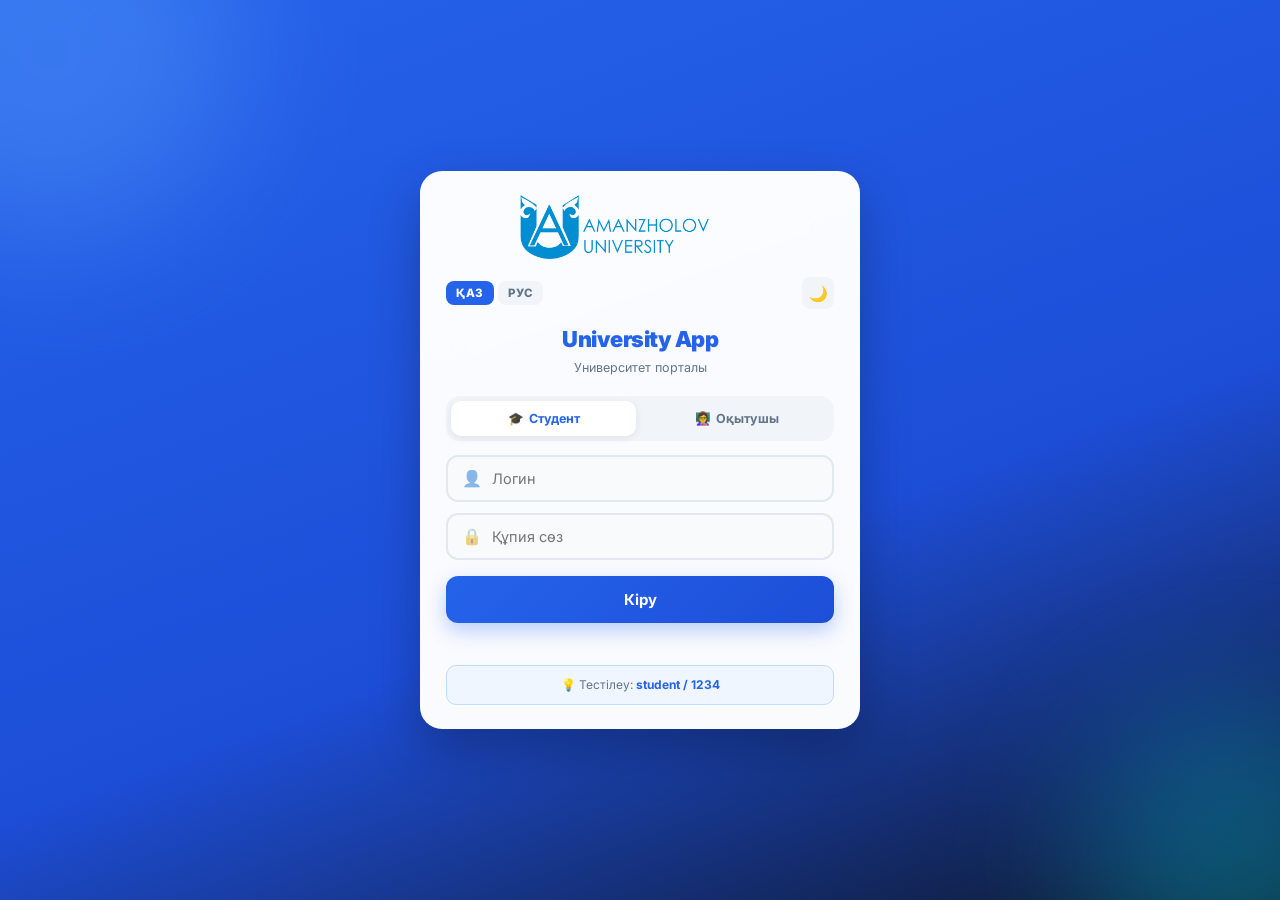
<file: index.html>
<!DOCTYPE html>
<html lang="kk">
<head>
<meta charset="UTF-8">
<meta name="viewport" content="width=device-width, initial-scale=1.0, maximum-scale=1.0, user-scalable=no, viewport-fit=cover">
<meta name="theme-color" content="#2563EB">
<title>University App — Университет порталы</title>
<link href="https://fonts.googleapis.com/css2?family=Inter:wght@400;500;600;700;800;900&display=swap" rel="stylesheet">
<style>
/* ============================================================
   RESET & VARIABLES
============================================================ */
*, *::before, *::after {
  margin: 0; padding: 0; box-sizing: border-box;
  -webkit-tap-highlight-color: transparent;
}

:root {
  --primary: #2563EB;
  --primary-dark: #1D4ED8;
  --primary-light: #60A5FA;
  --primary-soft: #EFF6FF;
  --accent: #06B6D4;
  --accent-dark: #0891B2;
  --accent-soft: #CFFAFE;

  --dark: #0F172A;
  --gray: #64748B;
  --gray-light: #94A3B8;
  --gray-bg: #F1F5F9;
  --white: #FFFFFF;
  --border: #E2E8F0;
  --success: #10B981;
  --success-soft: #D1FAE5;
  --warning: #F59E0B;
  --warning-soft: #FEF3C7;
  --info: #8B5CF6;
  --info-soft: #EDE9FE;
  --card-bg: #FFFFFF;
  --input-bg: #F8FAFC;
  --shadow-sm: 0 1px 3px rgba(0,0,0,0.04);
  --shadow-md: 0 2px 12px rgba(0,0,0,0.06);
  --radius: 14px;
  --safe-bottom: env(safe-area-inset-bottom, 0px);
  --safe-top: env(safe-area-inset-top, 0px);
}

/* TEACHER THEME — қызыл */
body.role-teacher {
  --primary: #C8102E;
  --primary-dark: #A00D24;
  --primary-light: #E63946;
  --primary-soft: #FEF2F2;
  --accent: #F59E0B;
  --accent-dark: #D97706;
  --accent-soft: #FEF3C7;
}

/* DARK MODE */
body.dark {
  --dark: #F1F5F9;
  --gray: #94A3B8;
  --gray-light: #64748B;
  --gray-bg: #0F172A;
  --white: #1E293B;
  --border: #334155;
  --card-bg: #1E293B;
  --input-bg: #0F172A;
  --primary-soft: #1E293B;
  --accent-soft: #14384a;
  --success-soft: #14382a;
  --warning-soft: #4a2e0a;
  --info-soft: #2e1e5f;
  --shadow-sm: 0 1px 3px rgba(0,0,0,0.3);
  --shadow-md: 0 2px 12px rgba(0,0,0,0.4);
}
body.dark.role-teacher { --primary-soft: #3F1D22; }
body.dark { background: var(--gray-bg); color: var(--dark); }
body.dark .login-card { background: rgba(30,41,59,0.98); }
body.dark .lesson-card,
body.dark .grade-card,
body.dark .exam-card,
body.dark .summary-card,
body.dark .form-card,
body.dark .settings-section,
body.dark .quick-card,
body.dark .stat-card { background: var(--card-bg); }
body.dark .topbar { background: var(--card-bg); }
body.dark .bottom-nav { background: rgba(30,41,59,0.98); }
body.dark .day-chip { background: var(--card-bg); border-color: var(--border); }
body.dark .tab-pill { background: var(--card-bg); border-color: var(--border); color: var(--dark); }
body.dark .input-group input,
body.dark .form-row input,
body.dark .search-box input,
body.dark .grade-input { background: var(--input-bg); color: var(--dark); border-color: var(--border); }
body.dark .hint-box { background: var(--primary-soft); border-color: #334155; }
body.dark .week-lesson-item { background: #0F172A; }

/* 🌟 ТЕМНАЯ ТЕМА — БЕЛЫЙ ЛОГОТИП (инвертируем) */
body.dark .brand-logo-img,
body.dark .topbar-logo-img {
  filter: brightness(0) invert(1);
  opacity: 0.95;
}

html, body { height: 100%; }

body {
  font-family: 'Inter', -apple-system, BlinkMacSystemFont, 'Segoe UI', sans-serif;
  background: var(--gray-bg);
  color: var(--dark);
  line-height: 1.5;
  -webkit-font-smoothing: antialiased;
  overflow-x: hidden;
  transition: background 0.3s, color 0.3s;
}

button, input, select { font-family: inherit; font-size: 16px; }
button { border: none; background: none; cursor: pointer; color: inherit; }
a { text-decoration: none; color: inherit; }
input:focus, select:focus { outline: none; }

/* ============================================================
   🌟 ЛОГОТИП — ТОЛЬКО САМ ЛОГОТИП, БЕЗ ФОНА И БЛОКА
============================================================ */
.brand-logo-img {
  display: block;
  width: 100%;
  height: 100%;
  object-fit: contain;
  object-position: left center;
  user-select: none;
  -webkit-user-drag: none;
  pointer-events: none;
  transition: filter 0.3s;
}

.topbar-logo-img {
  display: block;
  width: 100%;
  height: 100%;
  object-fit: contain;
  object-position: center;
  user-select: none;
  -webkit-user-drag: none;
  pointer-events: none;
  transition: filter 0.3s;
}

/* ============================================================
   LOGIN
============================================================ */
#loginView {
  min-height: 100vh; min-height: 100dvh;
  display: flex; align-items: center; justify-content: center;
  padding: 20px;
  position: relative;
  overflow: hidden;
  background: linear-gradient(160deg, #2563EB 0%, #1D4ED8 60%, #0F172A 100%);
  transition: background 0.4s;
}
body.role-teacher #loginView {
  background: linear-gradient(160deg, #C8102E 0%, #8B0820 60%, #1A1A1A 100%);
}
body.dark #loginView {
  background: linear-gradient(160deg, #1E293B 0%, #0F172A 60%, #000 100%);
}

.bg-shapes { position: absolute; inset: 0; pointer-events: none; overflow: hidden; }
.shape { position: absolute; border-radius: 50%; filter: blur(70px); opacity: 0.35; }
.shape-1 { width: 380px; height: 380px; background: #60A5FA;
  top: -140px; left: -140px; animation: float1 12s ease-in-out infinite; }
.shape-2 { width: 320px; height: 320px; background: #06B6D4;
  bottom: -120px; right: -120px; animation: float2 14s ease-in-out infinite; }
body.role-teacher .shape-1 { background: #FF6B7A; }
body.role-teacher .shape-2 { background: #FFB3BC; }

@keyframes float1 {
  0%,100% { transform: translate(0,0) scale(1); }
  50% { transform: translate(60px,80px) scale(1.15); }
}
@keyframes float2 {
  0%,100% { transform: translate(0,0) scale(1); }
  50% { transform: translate(-60px,-70px) scale(1.2); }
}

.login-card {
  position: relative; z-index: 2;
  background: rgba(255,255,255,0.98);
  backdrop-filter: blur(20px);
  border-radius: 22px;
  padding: 24px 26px 24px;
  width: 100%; max-width: 440px;
  box-shadow: 0 20px 50px rgba(0,0,0,0.25);
  animation: slideUp 0.6s cubic-bezier(0.16,1,0.3,1);
}

@keyframes slideUp {
  from { opacity: 0; transform: translateY(30px); }
  to   { opacity: 1; transform: translateY(0); }
}

/* 🌟 ЛОГОТИП В ЛОГИНЕ — ТОЛЬКО ЛОГОТИП, БЕЗ КОРОБКИ */
.login-logo {
  display: flex;
  align-items: center;
  justify-content: center;
  margin: 0 auto 18px;
  width: 100%;
  max-width: 240px;
  height: 64px;
  padding: 0;
  background: transparent;
  border: none;
}

body.dark .login-logo .brand-logo-img {
  filter: brightness(0) invert(1);
  opacity: 0.95;
}

.top-controls {
  display: flex;
  justify-content: space-between;
  align-items: center;
  gap: 8px;
  margin-bottom: 14px;
}

.lang-switch { display: flex; gap: 4px; }

.lang-btn {
  padding: 5px 10px;
  border-radius: 8px;
  background: var(--gray-bg);
  color: var(--gray);
  font-size: 11.5px;
  font-weight: 800;
  letter-spacing: 0.5px;
  transition: all 0.2s;
}
.lang-btn.active {
  background: var(--primary);
  color: var(--white);
}

.dark-toggle {
  width: 32px; height: 32px;
  border-radius: 8px;
  background: var(--gray-bg);
  font-size: 15px;
  display: flex; align-items: center; justify-content: center;
  transition: all 0.2s;
}

.login-card h1 {
  font-size: 22px; font-weight: 900;
  color: var(--primary);
  margin-bottom: 3px; letter-spacing: -0.5px;
  text-align: center;
  transition: color 0.3s;
}

.subtitle {
  color: var(--gray); font-size: 12.5px;
  margin-bottom: 18px; text-align: center;
}

.role-selector {
  display: grid;
  grid-template-columns: 1fr 1fr;
  gap: 8px;
  margin-bottom: 14px;
  background: var(--gray-bg);
  padding: 5px;
  border-radius: 14px;
}

.role-btn {
  padding: 10px 8px;
  border-radius: 10px;
  font-size: 12.5px;
  font-weight: 700;
  color: var(--gray);
  transition: all 0.25s;
  display: flex;
  align-items: center;
  justify-content: center;
  gap: 5px;
}
.role-btn.active {
  background: var(--white);
  color: var(--primary);
  box-shadow: 0 2px 8px rgba(0,0,0,0.08);
}

.input-group { position: relative; margin-bottom: 11px; }
.input-icon {
  position: absolute; left: 16px; top: 50%;
  transform: translateY(-50%);
  font-size: 16px; opacity: 0.5; pointer-events: none;
}
.input-group input {
  width: 100%;
  padding: 13px 14px 13px 44px;
  border: 2px solid var(--border);
  border-radius: 12px;
  font-size: 14.5px;
  transition: all 0.2s;
  background: var(--input-bg);
  color: var(--dark);
}
.input-group input:focus {
  border-color: var(--primary);
  background: var(--white);
  box-shadow: 0 0 0 4px rgba(37,99,235,0.1);
}
body.role-teacher .input-group input:focus {
  box-shadow: 0 0 0 4px rgba(200,16,46,0.1);
}

.btn-primary {
  width: 100%; padding: 14px; margin-top: 5px;
  background: linear-gradient(135deg, var(--primary), var(--primary-dark));
  color: var(--white);
  border-radius: 12px;
  font-size: 15px; font-weight: 700;
  transition: all 0.25s;
  box-shadow: 0 8px 20px rgba(37,99,235,0.3);
}
body.role-teacher .btn-primary {
  box-shadow: 0 8px 20px rgba(200,16,46,0.3);
}
.btn-primary:active { transform: scale(0.98); }
.btn-primary:disabled { opacity: 0.6; }

.error-msg {
  color: #EF4444; font-size: 13px;
  margin-top: 10px; min-height: 18px; font-weight: 600;
  text-align: center;
}

.hint-box {
  margin-top: 14px; padding: 10px 14px;
  background: var(--primary-soft);
  border-radius: 10px; font-size: 12px;
  color: var(--gray); border: 1px solid #BFDBFE;
  text-align: center;
  transition: all 0.3s;
}
body.role-teacher .hint-box { border-color: #FECACA; }
.hint-box b { color: var(--primary); }

@keyframes shake {
  0%,100% { transform: translateX(0); }
  20% { transform: translateX(-10px); }
  40% { transform: translateX(10px); }
  60% { transform: translateX(-6px); }
  80% { transform: translateX(6px); }
}
.shake { animation: shake 0.4s; }

/* ============================================================
   APP
============================================================ */
#appView { display: none; min-height: 100vh; min-height: 100dvh; }
#appView.active { display: block; }

/* 🌟 TOPBAR ЛОГОТИП — ТОЛЬКО ЛОГОТИП */
.topbar {
  position: sticky; top: 0;
  background: var(--white);
  padding: calc(10px + var(--safe-top)) 12px 10px;
  display: flex;
  align-items: center;
  justify-content: space-between;
  gap: 8px;
  z-index: 100;
  border-bottom: 1px solid var(--border);
}

.topbar-left {
  display: flex;
  align-items: center;
  gap: 10px;
  flex-shrink: 0;
  min-width: 0;
  flex: 1;
}

.topbar-logo {
  width: 110px;
  height: 34px;
  flex-shrink: 0;
  display: flex;
  align-items: center;
  justify-content: flex-start;
  background: transparent;
  border: none;
  padding: 0;
}

.topbar-title {
  font-size: 15px;
  font-weight: 800;
  color: var(--dark);
  letter-spacing: -0.3px;
  white-space: nowrap;
  overflow: hidden;
  text-overflow: ellipsis;
  flex-shrink: 1;
  min-width: 0;
}

.topbar-right {
  display: flex;
  align-items: center;
  gap: 2px;
  flex-shrink: 0;
}

.icon-btn {
  width: 34px; height: 34px;
  border-radius: 9px;
  display: flex; align-items: center; justify-content: center;
  font-size: 16px;
  color: var(--dark);
  transition: background 0.2s;
}
.icon-btn:active { background: var(--gray-bg); }

.page-content {
  padding: 14px 14px calc(96px + var(--safe-bottom));
  max-width: 720px;
  margin: 0 auto;
}

.page { display: none; }
.page.active { display: block; animation: fadeIn 0.3s ease; }

@keyframes fadeIn {
  from { opacity: 0; transform: translateY(6px); }
  to   { opacity: 1; transform: translateY(0); }
}

.role-bar {
  display: flex;
  align-items: center;
  gap: 8px;
  padding: 9px 12px;
  background: linear-gradient(135deg, var(--primary-soft), #DBEAFE);
  border: 1px solid #BFDBFE;
  border-radius: 12px;
  margin-bottom: 12px;
  font-size: 12px;
  font-weight: 700;
  color: var(--primary-dark);
  transition: all 0.3s;
}
body.role-teacher .role-bar {
  background: linear-gradient(135deg, var(--primary-soft), #FFF5F5);
  border-color: #FECACA;
}
body.dark .role-bar { background: linear-gradient(135deg, #1E293B, #0F172A); border-color: #334155; color: #93C5FD; }
.role-bar .role-icon {
  width: 26px; height: 26px;
  background: var(--white);
  border-radius: 8px;
  display: flex; align-items: center; justify-content: center;
  font-size: 14px;
}
.role-bar .role-info { flex: 1; }
.role-bar .role-info small {
  display: block;
  font-size: 10px;
  font-weight: 600;
  color: var(--gray);
  letter-spacing: 0.3px;
}

.tabs-row {
  display: flex;
  gap: 6px;
  padding: 4px 0 10px;
  align-items: center;
  overflow-x: auto;
  scrollbar-width: none;
}
.tabs-row::-webkit-scrollbar { display: none; }

.tab-pill {
  padding: 8px 14px;
  border-radius: 20px;
  background: var(--white);
  border: 1px solid var(--border);
  color: var(--dark);
  font-size: 12.5px;
  font-weight: 700;
  transition: all 0.2s;
  white-space: nowrap;
  flex-shrink: 0;
}
.tab-pill.active {
  background: var(--primary);
  color: var(--white);
  border-color: var(--primary);
  box-shadow: 0 4px 12px rgba(37,99,235,0.25);
}
body.role-teacher .tab-pill.active {
  box-shadow: 0 4px 12px rgba(200,16,46,0.25);
}

.search-box {
  position: relative;
  margin-bottom: 10px;
}
.search-box input {
  width: 100%;
  padding: 11px 14px 11px 40px;
  border: 1px solid var(--border);
  border-radius: 12px;
  font-size: 13.5px;
  background: var(--white);
  font-weight: 500;
  color: var(--dark);
}
.search-box .search-icon {
  position: absolute;
  left: 14px; top: 50%;
  transform: translateY(-50%);
  font-size: 15px;
  opacity: 0.5;
  pointer-events: none;
}

.group-filter {
  display: flex;
  gap: 6px;
  margin-bottom: 10px;
  overflow-x: auto;
  scrollbar-width: none;
}
.group-filter::-webkit-scrollbar { display: none; }
.group-chip {
  padding: 6px 12px;
  border-radius: 16px;
  background: var(--white);
  border: 1px solid var(--border);
  color: var(--gray);
  font-size: 11.5px;
  font-weight: 700;
  white-space: nowrap;
  flex-shrink: 0;
  transition: all 0.2s;
}
.group-chip.active {
  background: var(--primary);
  color: var(--white);
  border-color: var(--primary);
}

.lesson-card {
  background: var(--card-bg);
  border-radius: var(--radius);
  margin-bottom: 10px;
  padding: 13px;
  display: flex;
  gap: 12px;
  box-shadow: var(--shadow-sm);
  animation: slideUp 0.35s ease backwards;
  transition: transform 0.2s, box-shadow 0.2s;
  border-left: 4px solid var(--primary);
  position: relative;
}
.lesson-card.lecture { border-left-color: #3b82f6; }
.lesson-card.practice { border-left-color: #10b981; }
.lesson-card.lab { border-left-color: #f59e0b; }

.lesson-card.live {
  border-left-color: var(--success);
  background: linear-gradient(135deg, rgba(16,185,129,0.06), rgba(16,185,129,0.02));
  box-shadow: 0 4px 16px rgba(16,185,129,0.15);
}
.lesson-card.upcoming-today {
  border-left-color: #94a3b8;
  opacity: 0.75;
}
.lesson-card.ended {
  opacity: 0.55;
  filter: grayscale(0.3);
}
.lesson-card:active { transform: scale(0.99); }

@keyframes slideUp {
  from { opacity: 0; transform: translateY(10px); }
  to   { opacity: 1; transform: translateY(0); }
}

.lesson-time {
  flex-shrink: 0;
  display: flex;
  flex-direction: column;
  padding-top: 2px;
  min-width: 52px;
}
.lesson-time .time-start {
  font-size: 14.5px; font-weight: 800;
  color: var(--dark); letter-spacing: -0.3px;
  line-height: 1.2;
}
.lesson-time .time-end {
  font-size: 12.5px; font-weight: 500;
  color: var(--gray-light); line-height: 1.2;
  margin-top: 2px;
}

.live-badge {
  display: inline-flex;
  align-items: center;
  gap: 5px;
  padding: 3px 9px;
  background: linear-gradient(135deg, #10B981, #059669);
  color: #fff;
  border-radius: 20px;
  font-size: 10px;
  font-weight: 900;
  letter-spacing: 0.8px;
  text-transform: uppercase;
  margin-bottom: 5px;
  box-shadow: 0 3px 10px rgba(16,185,129,0.35);
}
.live-badge::before {
  content: '';
  width: 6px;
  height: 6px;
  border-radius: 50%;
  background: #fff;
  animation: pulse 1.4s infinite;
}
@keyframes pulse {
  0%, 100% { opacity: 1; transform: scale(1); }
  50% { opacity: 0.4; transform: scale(0.75); }
}

.lesson-body { flex: 1; min-width: 0; }

.lesson-subject {
  font-size: 14px; font-weight: 800;
  color: var(--dark); line-height: 1.3;
  margin-bottom: 7px; letter-spacing: -0.2px;
}

.lesson-badges {
  display: flex;
  flex-wrap: wrap;
  gap: 5px;
  margin-bottom: 7px;
}

.badge-type {
  padding: 2px 8px;
  border-radius: 6px;
  font-size: 10px;
  font-weight: 800;
  text-transform: uppercase;
  letter-spacing: 0.4px;
}
.badge-lecture { background: #dbeafe; color: #1e40af; }
.badge-practice { background: #d1fae5; color: #065f46; }
.badge-lab { background: #fef3c7; color: #92400e; }

.badge-lang {
  padding: 2px 8px;
  border-radius: 6px;
  font-size: 10px;
  font-weight: 800;
  text-transform: uppercase;
}
.badge-kaz { background: #fef3c7; color: #92400e; }
.badge-rus { background: #ede9fe; color: #5b21b6; }

.lesson-info {
  display: flex;
  flex-direction: column;
  gap: 4px;
}
.info-row {
  display: flex;
  align-items: flex-start;
  gap: 6px;
  font-size: 12px;
  color: var(--gray);
  line-height: 1.4;
}
.info-row .info-icon {
  flex-shrink: 0;
  width: 15px; height: 15px;
  display: flex; align-items: center; justify-content: center;
  opacity: 0.65;
  margin-top: 1px;
}
.info-row .info-text {
  flex: 1; min-width: 0;
  color: var(--gray); font-weight: 500;
  word-wrap: break-word;
}
.info-row .info-text.strong {
  color: var(--dark); font-weight: 600;
}

.lesson-progress {
  margin-top: 8px;
  height: 4px;
  background: var(--gray-bg);
  border-radius: 4px;
  overflow: hidden;
}
.lesson-progress .fill {
  height: 100%;
  background: linear-gradient(90deg, #10B981, #059669);
  border-radius: 4px;
  transition: width 0.8s linear;
}

.day-strip {
  display: flex;
  gap: 6px;
  overflow-x: auto;
  padding: 0 0 10px;
  margin: 0 -14px;
  padding-left: 14px;
  padding-right: 14px;
  scrollbar-width: none;
}
.day-strip::-webkit-scrollbar { display: none; }

.day-chip {
  flex-shrink: 0;
  padding: 8px 13px;
  border-radius: 12px;
  background: var(--white);
  border: 1px solid var(--border);
  display: flex;
  flex-direction: column;
  align-items: center;
  min-width: 52px;
  transition: all 0.2s;
  position: relative;
}
.day-chip .day-name {
  font-size: 10px; font-weight: 700;
  color: var(--gray); text-transform: uppercase;
  letter-spacing: 0.5px;
}
.day-chip .day-num {
  font-size: 15px; font-weight: 900;
  color: var(--dark); margin-top: 2px;
}
.day-chip.active {
  background: var(--primary);
  border-color: var(--primary);
  box-shadow: 0 4px 12px rgba(37,99,235,0.25);
}
body.role-teacher .day-chip.active {
  box-shadow: 0 4px 12px rgba(200,16,46,0.25);
}
.day-chip.active .day-name { color: rgba(255,255,255,0.85); }
.day-chip.active .day-num { color: var(--white); }

.day-chip.today:not(.active) {
  border-color: var(--primary);
  border-width: 2px;
  background: var(--primary-soft);
}
.day-chip.today:not(.active) .day-num { color: var(--primary); }

.day-chip .today-dot {
  position: absolute;
  top: 4px;
  right: 6px;
  width: 5px;
  height: 5px;
  border-radius: 50%;
  background: var(--primary);
  animation: pulse 1.6s infinite;
}
.day-chip.active .today-dot { background: #fff; }

.empty-state {
  text-align: center;
  padding: 50px 20px;
}
.empty-state .icon { font-size: 48px; margin-bottom: 10px; opacity: 0.4; }
.empty-state p { font-size: 13.5px; font-weight: 600; color: var(--gray); }

.exam-card {
  background: var(--card-bg);
  border-radius: var(--radius);
  padding: 13px;
  margin-bottom: 10px;
  box-shadow: var(--shadow-sm);
  border-left: 4px solid var(--primary);
}
.exam-date {
  display: inline-block;
  padding: 3px 9px;
  background: var(--primary-soft);
  color: var(--primary);
  border-radius: 8px;
  font-size: 11px;
  font-weight: 800;
  margin-bottom: 7px;
}
.exam-subject {
  font-size: 14px;
  font-weight: 800;
  margin-bottom: 7px;
  color: var(--dark);
}
.exam-meta {
  display: flex;
  flex-wrap: wrap;
  gap: 6px;
  font-size: 11.5px;
  color: var(--gray);
}
.exam-meta span {
  display: inline-flex;
  align-items: center;
  gap: 4px;
  padding: 3px 7px;
  background: var(--gray-bg);
  border-radius: 6px;
  font-weight: 600;
}

.grades-summary {
  display: grid;
  grid-template-columns: repeat(3, 1fr);
  gap: 8px;
  margin-bottom: 12px;
}
.summary-card {
  background: var(--card-bg);
  border-radius: var(--radius);
  padding: 13px 8px;
  text-align: center;
  box-shadow: var(--shadow-sm);
}
.summary-card .icon { font-size: 17px; margin-bottom: 3px; }
.summary-card .value {
  font-size: 19px; font-weight: 900;
  letter-spacing: -0.5px; line-height: 1.1;
}
.summary-card .label {
  font-size: 9.5px; color: var(--gray);
  font-weight: 700; text-transform: uppercase;
  letter-spacing: 0.4px; margin-top: 2px;
}
.summary-card.gpa .value { color: var(--primary); }
.summary-card.credits .value { color: var(--accent); }
.summary-card.rank .value { color: var(--warning); }

.semester-banner {
  background: linear-gradient(135deg, var(--primary), var(--primary-dark));
  border-radius: var(--radius);
  padding: 14px 16px;
  color: var(--white);
  margin-bottom: 12px;
  box-shadow: 0 8px 20px rgba(37,99,235,0.25);
  position: relative;
  overflow: hidden;
}
body.role-teacher .semester-banner {
  box-shadow: 0 8px 20px rgba(200,16,46,0.25);
}
.semester-banner::before {
  content: '';
  position: absolute;
  width: 160px; height: 160px;
  border-radius: 50%;
  background: rgba(255,255,255,0.1);
  top: -70px; right: -50px;
}
.semester-banner .sb-title {
  font-size: 11px; font-weight: 800;
  letter-spacing: 1px;
  text-transform: uppercase;
  opacity: 0.9;
  position: relative;
}
.semester-banner .sb-value {
  font-size: 18px; font-weight: 900;
  margin-top: 3px;
  letter-spacing: -0.3px;
  position: relative;
}
.semester-banner .sb-sub {
  font-size: 11.5px;
  opacity: 0.85;
  margin-top: 3px;
  font-weight: 600;
  position: relative;
}

.export-btn {
  width: 100%;
  padding: 11px;
  margin-bottom: 10px;
  background: linear-gradient(135deg, #10B981, #059669);
  color: #fff;
  border-radius: 12px;
  font-size: 13px;
  font-weight: 700;
  display: flex;
  align-items: center;
  justify-content: center;
  gap: 6px;
  box-shadow: 0 6px 16px rgba(16,185,129,0.3);
  transition: transform 0.2s;
}
.export-btn:active { transform: scale(0.98); }

.grade-card {
  background: var(--card-bg);
  border-radius: var(--radius);
  padding: 13px;
  margin-bottom: 10px;
  box-shadow: var(--shadow-sm);
  animation: slideUp 0.35s ease backwards;
}
.grade-header {
  display: flex;
  justify-content: space-between;
  align-items: flex-start;
  gap: 10px;
  margin-bottom: 9px;
}
.grade-subject {
  font-size: 14px; font-weight: 800;
  line-height: 1.3; color: var(--dark);
  letter-spacing: -0.2px;
}
.grade-teacher {
  font-size: 11px; color: var(--gray);
  margin-top: 3px; font-weight: 500;
}
.grade-badge {
  flex-shrink: 0;
  min-width: 42px; height: 42px;
  border-radius: 11px;
  display: flex; align-items: center; justify-content: center;
  font-weight: 900; font-size: 14px;
  padding: 0 6px;
}
/* 🌟 НОВЫЕ ЦВЕТА ДЛЯ A+ */
.grade-Ap { background: linear-gradient(135deg, #A7F3D0, #6EE7B7); color: #064E3B; box-shadow: 0 2px 8px rgba(16,185,129,0.35); }
.grade-A  { background: #D1FAE5; color: #065F46; }
.grade-A- { background: #D1FAE5; color: #065F46; }
.grade-B+ { background: #DBEAFE; color: #1E40AF; }
.grade-B  { background: #DBEAFE; color: #1E40AF; }
.grade-C  { background: #FEF3C7; color: #92400E; }

.grade-scores {
  display: grid;
  grid-template-columns: repeat(4, 1fr);
  gap: 5px;
  padding-top: 9px;
  border-top: 1px dashed var(--border);
}
.score-item { text-align: center; }
.score-item .score-label {
  font-size: 9.5px; color: var(--gray);
  font-weight: 700; text-transform: uppercase;
  letter-spacing: 0.3px; margin-bottom: 3px;
}
.score-item .score-value {
  font-size: 13.5px; font-weight: 800; color: var(--dark);
}
.score-item.best .score-value { color: var(--success); }

.progress-bar {
  height: 5px;
  background: var(--gray-bg);
  border-radius: 5px;
  overflow: hidden;
  margin-top: 10px;
}
.progress-fill {
  height: 100%;
  border-radius: 5px;
  background: linear-gradient(90deg, var(--primary), var(--accent));
  transition: width 0.8s cubic-bezier(0.16,1,0.3,1);
}

.hero-card {
  background: linear-gradient(135deg, var(--primary), var(--primary-dark));
  border-radius: var(--radius);
  padding: 18px 16px;
  color: var(--white);
  margin-bottom: 12px;
  position: relative;
  overflow: hidden;
  box-shadow: 0 10px 24px rgba(37,99,235,0.25);
}
body.role-teacher .hero-card {
  box-shadow: 0 10px 24px rgba(200,16,46,0.25);
}
.hero-card::before {
  content: '';
  position: absolute;
  width: 180px; height: 180px;
  border-radius: 50%;
  background: rgba(255,255,255,0.1);
  top: -80px; right: -60px;
}
.hero-card h2 {
  font-size: 17px; font-weight: 900;
  margin-bottom: 3px; letter-spacing: -0.3px;
  position: relative;
}
.hero-card p {
  font-size: 12px; opacity: 0.9;
  font-weight: 500; position: relative;
}

.gpa-preview {
  background: var(--card-bg);
  border-radius: var(--radius);
  padding: 14px 16px;
  margin-bottom: 12px;
  box-shadow: var(--shadow-sm);
  display: flex;
  align-items: center;
  justify-content: space-between;
  gap: 12px;
  border-left: 4px solid var(--primary);
}
.gpa-preview .gp-left { flex: 1; }
.gpa-preview .gp-label {
  font-size: 10.5px;
  color: var(--gray);
  font-weight: 800;
  letter-spacing: 0.6px;
  text-transform: uppercase;
}
.gpa-preview .gp-value {
  font-size: 26px;
  font-weight: 900;
  color: var(--primary);
  letter-spacing: -0.8px;
  line-height: 1.1;
  margin-top: 2px;
}
.gpa-preview .gp-sub {
  font-size: 11px;
  color: var(--gray);
  font-weight: 600;
  margin-top: 2px;
}
.gpa-preview .gp-icon {
  width: 52px; height: 52px;
  border-radius: 14px;
  background: var(--primary-soft);
  display: flex; align-items: center; justify-content: center;
  font-size: 26px;
  flex-shrink: 0;
}

.now-banner {
  background: linear-gradient(135deg, #10B981, #059669);
  border-radius: var(--radius);
  padding: 14px 16px;
  color: #fff;
  margin-bottom: 12px;
  box-shadow: 0 10px 24px rgba(16,185,129,0.3);
  display: flex;
  align-items: center;
  gap: 12px;
  position: relative;
  overflow: hidden;
  animation: slideUp 0.4s ease;
}
.now-banner::before {
  content: '';
  position: absolute;
  width: 150px; height: 150px;
  border-radius: 50%;
  background: rgba(255,255,255,0.12);
  top: -60px; right: -50px;
}
.now-banner .now-icon {
  width: 44px; height: 44px;
  border-radius: 12px;
  background: rgba(255,255,255,0.2);
  display: flex; align-items: center; justify-content: center;
  font-size: 22px;
  flex-shrink: 0;
  position: relative;
  z-index: 2;
}
.now-banner .now-body { flex: 1; min-width: 0; position: relative; z-index: 2; }
.now-banner .now-label {
  font-size: 10.5px;
  font-weight: 800;
  letter-spacing: 1.2px;
  text-transform: uppercase;
  opacity: 0.9;
  display: flex;
  align-items: center;
  gap: 6px;
}
.now-banner .now-label::before {
  content: '';
  width: 6px; height: 6px;
  border-radius: 50%;
  background: #fff;
  animation: pulse 1.4s infinite;
}
.now-banner .now-title {
  font-size: 14.5px;
  font-weight: 800;
  margin-top: 3px;
  letter-spacing: -0.2px;
  line-height: 1.25;
}
.now-banner .now-time {
  font-size: 11.5px;
  opacity: 0.9;
  font-weight: 600;
  margin-top: 3px;
}

.next-banner {
  background: var(--card-bg);
  border-radius: var(--radius);
  padding: 12px 14px;
  margin-bottom: 12px;
  box-shadow: var(--shadow-sm);
  border-left: 4px solid var(--accent);
  display: flex;
  align-items: center;
  gap: 11px;
  animation: slideUp 0.4s ease;
}
.next-banner .next-icon {
  width: 38px; height: 38px;
  border-radius: 10px;
  background: var(--accent-soft);
  display: flex; align-items: center; justify-content: center;
  font-size: 18px;
  flex-shrink: 0;
}
.next-banner .next-body { flex: 1; min-width: 0; }
.next-banner .next-label {
  font-size: 10px;
  font-weight: 800;
  color: var(--accent-dark);
  letter-spacing: 0.8px;
  text-transform: uppercase;
}
.next-banner .next-title {
  font-size: 13px;
  font-weight: 800;
  color: var(--dark);
  margin-top: 2px;
  line-height: 1.3;
}
.next-banner .next-time {
  font-size: 11px;
  color: var(--gray);
  font-weight: 600;
  margin-top: 2px;
}

.section-title {
  font-size: 13.5px; font-weight: 800;
  color: var(--dark);
  margin: 16px 0 9px;
  letter-spacing: -0.2px;
  display: flex;
  justify-content: space-between;
  align-items: center;
}
.section-title .count {
  font-size: 11px;
  color: var(--gray);
  font-weight: 600;
}

.quick-grid {
  display: grid;
  grid-template-columns: repeat(2, 1fr);
  gap: 9px;
}
.quick-card {
  background: var(--card-bg);
  border-radius: var(--radius);
  padding: 13px;
  box-shadow: var(--shadow-sm);
  display: flex;
  align-items: center;
  gap: 9px;
  transition: transform 0.15s;
  cursor: pointer;
}
.quick-card:active { transform: scale(0.97); }
.quick-card .q-icon {
  width: 38px; height: 38px;
  border-radius: 11px;
  display: flex; align-items: center; justify-content: center;
  font-size: 18px;
  background: var(--primary-soft);
  flex-shrink: 0;
}
.quick-card .q-text .q-title {
  font-size: 12.5px; font-weight: 800; color: var(--dark);
}
.quick-card .q-text .q-sub {
  font-size: 10.5px; color: var(--gray); font-weight: 500;
}

.stats-grid {
  display: grid;
  grid-template-columns: repeat(2, 1fr);
  gap: 9px;
  margin-bottom: 12px;
}
.stat-card {
  background: var(--card-bg);
  border-radius: var(--radius);
  padding: 14px;
  box-shadow: var(--shadow-sm);
  border-left: 4px solid var(--primary);
}
.stat-card.success { border-left-color: var(--success); }
.stat-card.warning { border-left-color: var(--warning); }
.stat-card.info { border-left-color: var(--info); }
.stat-card .stat-label {
  font-size: 10.5px;
  color: var(--gray);
  font-weight: 700;
  text-transform: uppercase;
  letter-spacing: 0.4px;
  margin-bottom: 4px;
}
.stat-card .stat-value {
  font-size: 24px;
  font-weight: 900;
  letter-spacing: -0.5px;
  color: var(--dark);
  line-height: 1.1;
}
.stat-card .stat-sub {
  font-size: 11px;
  color: var(--gray);
  font-weight: 500;
  margin-top: 3px;
}

.profile-hero {
  background: linear-gradient(135deg, var(--primary), var(--primary-dark));
  border-radius: var(--radius);
  padding: 20px 16px;
  text-align: center;
  color: var(--white);
  margin-bottom: 12px;
  position: relative;
  overflow: hidden;
  box-shadow: 0 10px 24px rgba(37,99,235,0.25);
}
body.role-teacher .profile-hero {
  box-shadow: 0 10px 24px rgba(200,16,46,0.25);
}
.profile-hero::before {
  content: '';
  position: absolute;
  width: 200px; height: 200px;
  border-radius: 50%;
  background: rgba(255,255,255,0.1);
  top: -100px; right: -60px;
}
.profile-avatar-lg {
  width: 74px; height: 74px;
  border-radius: 50%;
  background: rgba(255,255,255,0.22);
  display: flex; align-items: center; justify-content: center;
  font-size: 36px;
  margin: 0 auto 11px;
  border: 3px solid rgba(255,255,255,0.5);
  position: relative;
}
.profile-hero h2 {
  font-size: 17px; font-weight: 900;
  letter-spacing: -0.3px; margin-bottom: 3px;
  position: relative;
  line-height: 1.25;
}
.profile-hero .group-info {
  font-size: 12px; opacity: 0.9;
  font-weight: 600; position: relative;
}
.role-badge-pill {
  display: inline-block;
  margin-top: 7px;
  padding: 4px 12px;
  background: rgba(255,255,255,0.2);
  border-radius: 20px;
  font-size: 10.5px;
  font-weight: 800;
  letter-spacing: 0.5px;
  position: relative;
}

.form-card {
  background: var(--card-bg);
  border-radius: var(--radius);
  padding: 16px;
  box-shadow: var(--shadow-sm);
}
.form-row { margin-bottom: 12px; }
.form-row label {
  display: flex; align-items: center; gap: 5px;
  font-size: 10.5px; font-weight: 800;
  color: var(--gray); margin-bottom: 5px;
  text-transform: uppercase; letter-spacing: 0.6px;
}
.form-row input {
  width: 100%;
  padding: 12px 14px;
  border: 2px solid var(--border);
  border-radius: 11px;
  font-size: 14px;
  background: var(--input-bg);
  transition: all 0.2s;
  color: var(--dark);
  font-weight: 600;
}
.form-row input:focus {
  border-color: var(--primary);
  background: var(--white);
  box-shadow: 0 0 0 4px rgba(37,99,235,0.1);
}
body.role-teacher .form-row input:focus {
  box-shadow: 0 0 0 4px rgba(200,16,46,0.1);
}

.success-msg {
  color: var(--success); font-size: 12.5px;
  font-weight: 700; margin-top: 10px;
  text-align: center; min-height: 18px;
}

.settings-section {
  background: var(--card-bg);
  border-radius: var(--radius);
  padding: 14px;
  margin-top: 10px;
  box-shadow: var(--shadow-sm);
}
.settings-section h3 {
  font-size: 11px;
  font-weight: 800;
  color: var(--gray);
  text-transform: uppercase;
  letter-spacing: 0.6px;
  margin-bottom: 10px;
}
.settings-options {
  display: grid;
  grid-template-columns: 1fr 1fr;
  gap: 8px;
}
.settings-option {
  padding: 11px;
  border-radius: 11px;
  border: 2px solid var(--border);
  background: var(--card-bg);
  font-size: 13px;
  font-weight: 700;
  color: var(--gray);
  transition: all 0.2s;
  display: flex;
  align-items: center;
  justify-content: center;
  gap: 6px;
}
.settings-option.active {
  border-color: var(--primary);
  background: var(--primary-soft);
  color: var(--primary);
}

.notify-toggle {
  display: flex;
  align-items: center;
  justify-content: space-between;
  padding: 11px 13px;
  background: var(--gray-bg);
  border-radius: 11px;
  font-size: 13px;
  font-weight: 700;
  color: var(--dark);
  cursor: pointer;
}
.notify-toggle .toggle-switch {
  width: 42px; height: 24px;
  border-radius: 12px;
  background: var(--border);
  position: relative;
  transition: background 0.25s;
  flex-shrink: 0;
}
.notify-toggle .toggle-switch::after {
  content: '';
  position: absolute;
  width: 18px; height: 18px;
  border-radius: 50%;
  background: #fff;
  top: 3px; left: 3px;
  transition: transform 0.25s;
  box-shadow: 0 2px 5px rgba(0,0,0,0.15);
}
.notify-toggle.on .toggle-switch { background: var(--success); }
.notify-toggle.on .toggle-switch::after { transform: translateX(18px); }

.student-row {
  background: var(--card-bg);
  border-radius: var(--radius);
  padding: 11px 13px;
  margin-bottom: 8px;
  display: flex;
  align-items: center;
  gap: 11px;
  box-shadow: var(--shadow-sm);
}

.student-avatar {
  width: 38px; height: 38px;
  border-radius: 50%;
  background: linear-gradient(135deg, var(--primary-light), var(--primary));
  display: flex; align-items: center; justify-content: center;
  font-size: 14px; font-weight: 800; color: var(--white);
  flex-shrink: 0;
}

.student-info { flex: 1; min-width: 0; }
.student-name {
  font-size: 13.5px; font-weight: 800;
  color: var(--dark);
  white-space: nowrap;
  overflow: hidden;
  text-overflow: ellipsis;
}
.student-meta {
  font-size: 11px;
  color: var(--gray);
  font-weight: 500;
}

.attendance-btns {
  display: flex;
  gap: 4px;
}
.att-btn {
  width: 34px; height: 34px;
  border-radius: 9px;
  font-size: 15px;
  border: 2px solid var(--border);
  background: var(--card-bg);
  display: flex; align-items: center; justify-content: center;
  transition: all 0.2s;
}
.att-btn.present.active { background: #D1FAE5; border-color: var(--success); }
.att-btn.absent.active  { background: #FEE2E2; border-color: #EF4444; }
.att-btn.late.active    { background: #FEF3C7; border-color: var(--warning); }

.grade-input {
  width: 58px;
  padding: 8px;
  border: 2px solid var(--border);
  border-radius: 10px;
  text-align: center;
  font-weight: 800;
  font-size: 13.5px;
  color: var(--dark);
  background: var(--card-bg);
}
.grade-input:focus {
  border-color: var(--primary);
  box-shadow: 0 0 0 4px rgba(37,99,235,0.1);
}
body.role-teacher .grade-input:focus {
  box-shadow: 0 0 0 4px rgba(200,16,46,0.1);
}

.save-fab {
  position: fixed;
  bottom: calc(100px + var(--safe-bottom));
  right: 16px;
  width: 52px; height: 52px;
  border-radius: 50%;
  background: linear-gradient(135deg, var(--primary), var(--primary-dark));
  color: var(--white);
  font-size: 20px;
  display: flex; align-items: center; justify-content: center;
  box-shadow: 0 10px 24px rgba(37,99,235,0.4);
  z-index: 95;
  transition: transform 0.2s;
}
body.role-teacher .save-fab {
  box-shadow: 0 10px 24px rgba(200,16,46,0.4);
}
.save-fab:active { transform: scale(0.92); }

.week-day-block {
  background: var(--card-bg);
  border-radius: var(--radius);
  padding: 13px;
  margin-bottom: 12px;
  box-shadow: var(--shadow-sm);
}
.week-day-title {
  font-size: 13.5px;
  font-weight: 800;
  color: var(--primary);
  margin-bottom: 9px;
  padding-bottom: 7px;
  border-bottom: 2px solid var(--gray-bg);
  display: flex;
  justify-content: space-between;
  align-items: center;
}
.week-day-title .week-day-count {
  font-size: 11px;
  color: var(--gray);
  font-weight: 600;
}
.week-lesson-item {
  padding: 9px 11px;
  background: var(--gray-bg);
  border-radius: 9px;
  margin-bottom: 6px;
  font-size: 12.5px;
  border-left: 3px solid var(--primary);
}
.week-lesson-item:last-child { margin-bottom: 0; }
.week-lesson-item .wl-time {
  font-weight: 800;
  color: var(--primary);
  margin-right: 6px;
}
.week-lesson-item .wl-subject {
  font-weight: 700;
  color: var(--dark);
}
.week-lesson-item .wl-info {
  font-size: 11px;
  color: var(--gray);
  margin-top: 3px;
}

.bottom-nav {
  position: fixed;
  bottom: 0; left: 0; right: 0;
  background: rgba(255,255,255,0.98);
  backdrop-filter: blur(20px);
  -webkit-backdrop-filter: blur(20px);
  border-top: 1px solid var(--border);
  display: flex;
  justify-content: space-around;
  align-items: center;
  padding: 5px 6px calc(5px + var(--safe-bottom));
  z-index: 90;
  max-width: 720px;
  margin: 0 auto;
}
body.dark .bottom-nav { background: rgba(30,41,59,0.98); }

.bottom-nav-item {
  flex: 1;
  display: flex;
  flex-direction: column;
  align-items: center;
  gap: 2px;
  padding: 7px 4px;
  border-radius: 12px;
  color: var(--gray);
  font-size: 9.5px;
  font-weight: 700;
  letter-spacing: 0.2px;
  transition: color 0.2s;
  position: relative;
}
.bottom-nav-item .nav-icon {
  font-size: 20px;
  line-height: 1;
  transition: transform 0.2s;
}
.bottom-nav-item.active { color: var(--primary); }
.bottom-nav-item.active .nav-icon { transform: translateY(-1px) scale(1.08); }

.notification {
  margin-top: 12px;
  padding: 12px 14px;
  background: linear-gradient(135deg, #ECFDF5, #D1FAE5);
  color: #065F46;
  border-left: 4px solid var(--success);
  border-radius: 12px;
  font-weight: 600;
  font-size: 12.5px;
  display: flex; align-items: flex-start; gap: 9px;
  animation: slideDown 0.4s ease;
}
body.dark .notification { background: linear-gradient(135deg, #064E3B, #065F46); color: #D1FAE5; }
@keyframes slideDown {
  from { opacity: 0; transform: translateY(-10px); }
  to { opacity: 1; transform: translateY(0); }
}
.hidden { display: none !important; }

.toast {
  position: fixed;
  bottom: calc(90px + var(--safe-bottom));
  left: 50%;
  transform: translateX(-50%) translateY(200px);
  background: var(--dark);
  color: var(--white);
  padding: 11px 18px;
  border-radius: 14px;
  font-size: 13px;
  font-weight: 700;
  box-shadow: 0 20px 50px rgba(0,0,0,0.25);
  z-index: 1000;
  transition: transform 0.4s cubic-bezier(0.16,1,0.3,1);
  max-width: calc(100% - 32px);
  text-align: center;
}
body.dark .toast { background: #0F172A; }
.toast.show { transform: translateX(-50%) translateY(0); }
.toast.success { background: linear-gradient(135deg, #059669, #10B981); }
.toast.error { background: linear-gradient(135deg, #DC2626, #EF4444); }

/* ============================================================
   RESPONSIVE
============================================================ */
@media (max-width: 500px) {
  .topbar-logo { width: 92px; height: 30px; }
  .topbar-title { font-size: 14px; }
}

@media (max-width: 400px) {
  .topbar { padding: calc(8px + var(--safe-top)) 10px 8px; }
  .topbar-logo { width: 78px; height: 26px; }
  .topbar-title { font-size: 12.5px; }
  .icon-btn { width: 32px; height: 32px; font-size: 15px; }
  .login-logo { max-width: 200px; height: 54px; }
}

@media (max-width: 360px) {
  .page-content { padding: 12px 12px calc(96px + var(--safe-bottom)); }
  .lesson-card { padding: 11px; gap: 10px; }
  .lesson-time { min-width: 42px; }
  .lesson-time .time-start { font-size: 13px; }
  .lesson-time .time-end { font-size: 11px; }
  .lesson-subject { font-size: 13px; }
  .info-row { font-size: 11px; }
  .login-logo { max-width: 180px; height: 48px; }
  .topbar-logo { width: 68px; height: 24px; }
  .topbar-title { font-size: 11.5px; }
}

@media (max-width: 340px) {
  .topbar-logo { width: 58px; height: 22px; }
  .topbar-title { font-size: 11px; }
  .icon-btn { width: 30px; height: 30px; font-size: 14px; }
  .login-logo { max-width: 160px; height: 44px; }
}
</style>
</head>
<body>

<!-- ============================================================
     LOGIN
============================================================ -->
<div id="loginView">
  <div class="bg-shapes">
    <div class="shape shape-1"></div>
    <div class="shape shape-2"></div>
  </div>

  <div class="login-card" id="loginCard">

    <!-- 🌟 ЛОГОТИП БЕЗ БЛОКА, БЕЗ ФОНА -->
    <div class="login-logo">
      <img src="logo_vkgu_amanzholov.png" alt="AMANZHOLOV UNIVERSITY" class="brand-logo-img">
    </div>

    <div class="top-controls">
      <div class="lang-switch">
        <button class="lang-btn active" data-lang="kk">ҚАЗ</button>
        <button class="lang-btn" data-lang="ru">РУС</button>
      </div>
      <button class="dark-toggle" id="darkToggleLogin" title="Dark mode">🌙</button>
    </div>

    <h1 id="loginTitle">University App</h1>
    <p class="subtitle" id="loginSubtitle">Университет порталы</p>

    <div class="role-selector">
      <button class="role-btn active" data-role="student" id="roleStudent">
        🎓 <span>Студент</span>
      </button>
      <button class="role-btn" data-role="teacher" id="roleTeacher">
        👩‍🏫 <span>Оқытушы</span>
      </button>
    </div>

    <form id="loginForm" autocomplete="off" novalidate>
      <div class="input-group">
        <span class="input-icon">👤</span>
        <input type="text" id="username" placeholder="Логин" autocomplete="off">
      </div>
      <div class="input-group">
        <span class="input-icon">🔒</span>
        <input type="password" id="password" placeholder="Құпия сөз" autocomplete="off">
      </div>
      <button type="submit" class="btn-primary" id="loginBtn">Кіру</button>
    </form>

    <p id="errorMsg" class="error-msg"></p>

    <div class="hint-box" id="hintBox">
      💡 Тестілеу: <b id="hintCred">student / 1234</b>
    </div>
  </div>
</div>

<!-- ============================================================
     APP
============================================================ -->
<div id="appView">

  <!-- 🌟 TOPBAR — ЛОГОТИП СЛЕВА БЕЗ БЛОКА -->
  <header class="topbar">
    <div class="topbar-left">
      <div class="topbar-logo">
        <img src="logo_vkgu_amanzholov.png" alt="AMANZHOLOV" class="topbar-logo-img">
      </div>
      <div class="topbar-title" id="topbarTitle">—</div>
    </div>
    <div class="topbar-right">
      <button class="icon-btn" id="darkToggleTop" title="Dark mode">🌙</button>
      <button class="icon-btn" id="langToggleTop" title="Тіл">🌐</button>
      <button class="icon-btn" id="headerLogout" title="Шығу">🚪</button>
    </div>
  </header>

  <main class="page-content">

    <section class="page" id="page-home">
      <div class="role-bar">
        <div class="role-icon" id="roleBarIcon">🎓</div>
        <div class="role-info">
          <span id="roleBarText">Студент</span>
          <small id="roleBarSub">Активті режим</small>
        </div>
      </div>

      <div class="hero-card">
        <h2 id="heroGreeting">Қайырлы күн! 👋</h2>
        <p id="heroName">—</p>
      </div>

      <div class="gpa-preview" id="gpaPreview" style="display:none;">
        <div class="gp-left">
          <div class="gp-label" id="gpaLabel">GPA</div>
          <div class="gp-value" id="gpaValue">—</div>
          <div class="gp-sub" id="gpaSub">—</div>
        </div>
        <div class="gp-icon">🎯</div>
      </div>

      <div class="stats-grid hidden" id="teacherStats"></div>

      <div id="nowBannerContainer"></div>
      <div id="nextBannerContainer"></div>

      <div class="section-title">
        <span id="todayTitle">Бүгінгі сабақтар</span>
        <span class="count" id="todayCount">—</span>
      </div>
      <div id="todayPreview"></div>

      <div class="section-title" id="quickTitle">Жылдам әрекеттер</div>
      <div class="quick-grid" id="quickGrid"></div>
    </section>

    <section class="page active" id="page-schedule">
      <div class="search-box">
        <span class="search-icon">🔍</span>
        <input type="text" id="scheduleSearch" placeholder="Пән немесе оқытушы іздеу...">
      </div>

      <div class="tabs-row">
        <button class="tab-pill active" data-tab="classes">Сабақтар</button>
        <button class="tab-pill" data-tab="exams">Емтихандар</button>
        <button class="tab-pill" data-tab="iga">ҚИА</button>
        <button class="tab-pill" data-tab="week">📅 Апта</button>
      </div>

      <div class="day-strip" id="dayStrip"></div>
      <div id="lessonsList"></div>
    </section>

    <section class="page" id="page-grades">
      <div class="semester-banner">
        <div class="sb-title" id="semTitle">Оқу жылы</div>
        <div class="sb-value" id="semValue">2025/2026</div>
        <div class="sb-sub" id="semSub">Күзгі семестр</div>
      </div>

      <div class="grades-summary" id="gradesSummary"></div>
      <button class="export-btn" id="exportBtn">📥 Excel/CSV экспорттау</button>
      <div id="gradesList"></div>
      <div id="notification" class="notification hidden"></div>
    </section>

    <section class="page" id="page-journal">
      <div class="tabs-row">
        <button class="tab-pill active" data-jtab="attendance">Қатысу</button>
        <button class="tab-pill" data-jtab="entry">Баға қою</button>
      </div>

      <div class="group-filter" id="groupFilter"></div>

      <div class="search-box">
        <span class="search-icon">🔍</span>
        <input type="text" id="studentSearch" placeholder="Студентті іздеу...">
      </div>

      <div id="journalList"></div>
      <button class="save-fab" id="saveFab" title="Сақтау">✓</button>
    </section>

    <section class="page" id="page-profile">
      <div class="profile-hero">
        <div class="profile-avatar-lg" id="profileAvatar">👤</div>
        <h2 id="heroName2">—</h2>
        <p class="group-info" id="heroGroup">—</p>
        <span class="role-badge-pill" id="roleBadge">СТУДЕНТ</span>
      </div>

      <div class="form-card">
        <form id="profileForm" novalidate>
          <div class="form-row">
            <label>👤 Аты-жөні</label>
            <input type="text" id="fullName" placeholder="Аты-жөніңіз">
          </div>
          <div class="form-row">
            <label>📧 Email</label>
            <input type="email" id="email" placeholder="email@university.kz">
          </div>
          <div class="form-row">
            <label>📱 Телефон</label>
            <input type="tel" id="phone" placeholder="+7 700 000 0000">
          </div>
          <div class="form-row" id="groupRow">
            <label>🎓 Топ</label>
            <input type="text" id="group" placeholder="ИС">
          </div>
          <div class="form-row" id="deptRow" style="display:none;">
            <label>🏛 Кафедра</label>
            <input type="text" id="department" placeholder="Информатика">
          </div>
          <button type="submit" class="btn-primary">Сақтау</button>
        </form>
        <p id="saveMsg" class="success-msg"></p>
      </div>

      <div class="settings-section">
        <h3>🎨 Қараңғы режим</h3>
        <div class="settings-options">
          <button class="settings-option" id="themeLight">☀️ Жарық</button>
          <button class="settings-option" id="themeDark">🌙 Қараңғы</button>
        </div>
      </div>

      <div class="settings-section">
        <h3>🌐 Интерфейс тілі</h3>
        <div class="settings-options">
          <button class="lang-option settings-option" data-lang="kk">🇰🇿 Қазақша</button>
          <button class="lang-option settings-option" data-lang="ru">🇷🇺 Русский</button>
        </div>
      </div>

      <div class="settings-section">
        <h3>🔔 Хабарламалар</h3>
        <div class="notify-toggle" id="notifyToggle">
          <span>Push-хабарламалар</span>
          <div class="toggle-switch"></div>
        </div>
      </div>
    </section>

  </main>

  <nav class="bottom-nav" id="bottomNav"></nav>
</div>

<div class="toast" id="toast"></div>

<script>
/* ============================================================
   MAIN APP
============================================================ */
(function () {
  'use strict';

  const $ = (s) => document.querySelector(s);
  const $$ = (s) => document.querySelectorAll(s);

  const safeGet = (k) => { try { return localStorage.getItem(k); } catch(e) { return null; } };
  const safeSet = (k, v) => { try { localStorage.setItem(k, v); } catch(e) {} };
  const safeRemove = (k) => { try { localStorage.removeItem(k); } catch(e) {} };

  function showToast(msg, type = 'success') {
    const t = $('#toast');
    t.textContent = msg;
    t.className = 'toast ' + type;
    t.classList.add('show');
    clearTimeout(t._t);
    t._t = setTimeout(() => t.classList.remove('show'), 2400);
  }

  /* ============================================================
     🌟 ГЛАВНАЯ ФУНКЦИЯ — БУКВЕННАЯ ОЦЕНКА ПО ЧИСЛУ
     95-100 → A+
     90-94  → A
     85-89  → A-
     80-84  → B+
     75-79  → B
     70-74  → B-
     65-69  → C+
     60-64  → C
     55-59  → C-
     50-54  → D
     < 50   → F
  ============================================================ */
  function scoreToLetter(score) {
    const s = Number(score);
    if (isNaN(s)) return '—';
    if (s >= 95) return 'A+';
    if (s >= 90) return 'A';
    if (s >= 85) return 'A-';
    if (s >= 80) return 'B+';
    if (s >= 75) return 'B';
    if (s >= 70) return 'B-';
    if (s >= 65) return 'C+';
    if (s >= 60) return 'C';
    if (s >= 55) return 'C-';
    if (s >= 50) return 'D';
    return 'F';
  }

  // GPA-шкала
  function letterToGpa(letter) {
    const map = {
      'A+': 4.0, 'A': 4.0, 'A-': 3.67,
      'B+': 3.33, 'B': 3.0, 'B-': 2.67,
      'C+': 2.33, 'C': 2.0, 'C-': 1.67,
      'D': 1.0, 'F': 0
    };
    return map[letter] || 0;
  }

  // CSS класс для цвета бейджа
  function letterClass(letter) {
    return 'grade-' + letter.replace('+', 'p').replace('-', '-');
  }

  /* I18N */
  const I18N = {
    kk: {
      loginTitle: 'University App', loginSubtitle: 'Университет порталы',
      roleStudent: 'Студент', roleTeacher: 'Оқытушы',
      loginBtn: 'Кіру', hint: 'Тестілеу',
      navHome: 'Басты', navSchedule: 'Кесте', navGrades: 'Бағалар', navJournal: 'Журнал', navProfile: 'Профиль',
      pageHome: 'Басты', pageSchedule: 'Кесте', pageGrades: 'Бағалар', pageJournal: 'Журнал', pageProfile: 'Профиль',
      tabClasses: 'Сабақтар', tabExams: 'Емтихандар', tabIGA: 'ҚИА', tabWeek: '📅 Апта',
      tabAttendance: 'Қатысу', tabGradeEntry: 'Баға қою',
      greetMorning: 'Қайырлы таң!', greetDay: 'Қайырлы күн!', greetEvening: 'Қайырлы кеш!',
      todayTitle: 'Бүгінгі сабақтар', todayTitleTeacher: 'Бүгінгі жұптар',
      quickTitle: 'Жылдам әрекеттер',
      quickSchedule: 'Кесте', quickScheduleSub: 'Апталық',
      quickGrades: 'Бағалар', quickGradesSub: 'Үлгерім',
      quickJournal: 'Журнал', quickJournalSub: 'Қатысу & баға',
      quickProfile: 'Профиль', quickProfileSub: 'Жеке деректер',
      noLessonsToday: 'Бүгін сабақ жоқ',
      lessonsCount: 'сабақ',
      roleActiveMode: 'Активті режим',
      roleBadgeStudent: 'СТУДЕНТ', roleBadgeTeacher: 'ОҚЫТУШЫ',
      gpa: 'GPA', credits: 'Кредит', average: 'Орташа',
      searchSchedule: 'Пән немесе оқытушы іздеу...',
      searchStudent: 'Студентті іздеу...',
      present: 'Келді', absent: 'Келмеді', late: 'Кешікті',
      welcome: 'Қош келдіңіз! 👋', loggedOut: 'Жүйеден шықтыңыз',
      profileUpdated: 'Профиль жаңартылды ✅',
      journalSaved: 'Журнал сәтті сақталды ✅',
      exported: 'CSV файл жүктелді 📥',
      notifEnabled: 'Хабарламалар қосылды 🔔', notifDisabled: 'Хабарламалар өшірілді 🔕',
      errEmpty: '⚠️ Барлық өрісті толтырыңыз!', errWrong: '❌ Қате логин немесе құпия сөз!',
      saved: '✅ Мәліметтер сәтті сақталды!',
      statAvgGrade: 'Орташа балл', statAttendance: 'Қатысу',
      statStudents: 'Студенттер', statLessons: 'Апталық сабақ',
      nowLabel: 'ҚАЗІР', nowInProgress: 'Сабақ жүріп жатыр',
      nextLabel: 'КЕЛЕСІ САБАҚ', nextInMinutes: 'мин кейін',
      noMoreToday: 'Бүгін сабақ бітті',
      days: { 'Дүйсенбі':'Дс','Сейсенбі':'Сс','Сәрсенбі':'Ср','Бейсенбі':'Бс','Жұма':'Жм','Сенбі':'Сб' },
      daysFull: { 'Дүйсенбі':'Дүйсенбі','Сейсенбі':'Сейсенбі','Сәрсенбі':'Сәрсенбі','Бейсенбі':'Бейсенбі','Жұма':'Жұма','Сенбі':'Сенбі' },
      typeLecture: 'Дәріс', typePractice: 'Практика', typeLab: 'Зертханалық',
      gpaLabel: 'Жалпы GPA',
      gpaSubTemplate: '{credits} кредит • {count} пән',
      semesterLabel: 'Оқу жылы', semesterValue: '2025/2026', semesterSub: 'Күзгі семестр • 15 апта'
    },
    ru: {
      loginTitle: 'University App', loginSubtitle: 'Университетский портал',
      roleStudent: 'Студент', roleTeacher: 'Преподаватель',
      loginBtn: 'Войти', hint: 'Тестирование',
      navHome: 'Главная', navSchedule: 'Расписание', navGrades: 'Оценки', navJournal: 'Журнал', navProfile: 'Профиль',
      pageHome: 'Главная', pageSchedule: 'Расписание', pageGrades: 'Оценки', pageJournal: 'Журнал', pageProfile: 'Профиль',
      tabClasses: 'Занятия', tabExams: 'Экзамены', tabIGA: 'ИГА', tabWeek: '📅 Неделя',
      tabAttendance: 'Посещаемость', tabGradeEntry: 'Оценки',
      greetMorning: 'Доброе утро!', greetDay: 'Добрый день!', greetEvening: 'Добрый вечер!',
      todayTitle: 'Занятия сегодня', todayTitleTeacher: 'Пары сегодня',
      quickTitle: 'Быстрые действия',
      quickSchedule: 'Расписание', quickScheduleSub: 'Неделя',
      quickGrades: 'Оценки', quickGradesSub: 'Успеваемость',
      quickJournal: 'Журнал', quickJournalSub: 'Посещаемость и оценки',
      quickProfile: 'Профиль', quickProfileSub: 'Личные данные',
      noLessonsToday: 'Сегодня занятий нет',
      lessonsCount: 'занятий',
      roleActiveMode: 'Активный режим',
      roleBadgeStudent: 'СТУДЕНТ', roleBadgeTeacher: 'ПРЕПОДАВАТЕЛЬ',
      gpa: 'GPA', credits: 'Кредиты', average: 'Средний',
      searchSchedule: 'Поиск по предмету или преподавателю...',
      searchStudent: 'Поиск студента...',
      present: 'Присутствовал', absent: 'Отсутствовал', late: 'Опоздал',
      welcome: 'Добро пожаловать! 👋', loggedOut: 'Вы вышли из системы',
      profileUpdated: 'Профиль обновлён ✅',
      journalSaved: 'Журнал успешно сохранён ✅',
      exported: 'CSV файл загружен 📥',
      notifEnabled: 'Уведомления включены 🔔', notifDisabled: 'Уведомления отключены 🔕',
      errEmpty: '⚠️ Заполните все поля!', errWrong: '❌ Неверный логин или пароль!',
      saved: '✅ Данные успешно сохранены!',
      statAvgGrade: 'Средний балл', statAttendance: 'Посещаемость',
      statStudents: 'Студентов', statLessons: 'Пар в неделю',
      nowLabel: 'СЕЙЧАС', nowInProgress: 'Идёт занятие',
      nextLabel: 'СЛЕДУЮЩЕЕ', nextInMinutes: 'мин',
      noMoreToday: 'На сегодня всё',
      days: { 'Дүйсенбі':'Пн','Сейсенбі':'Вт','Сәрсенбі':'Ср','Бейсенбі':'Чт','Жұма':'Пт','Сенбі':'Сб' },
      daysFull: { 'Дүйсенбі':'Понедельник','Сейсенбі':'Вторник','Сәрсенбі':'Среда','Бейсенбі':'Четверг','Жұма':'Пятница','Сенбі':'Суббота' },
      typeLecture: 'Лекция', typePractice: 'Практика', typeLab: 'Лабораторная',
      gpaLabel: 'Общий GPA',
      gpaSubTemplate: '{credits} кредитов • {count} предметов',
      semesterLabel: 'Учебный год', semesterValue: '2025/2026', semesterSub: 'Осенний семестр • 15 недель'
    }
  };

  let currentLang = safeGet('lang') || 'kk';
  let currentRole = safeGet('role') || 'student';
  let currentPage = 'home';
  let isDark = safeGet('dark') === 'true';

  const t = (key) => (I18N[currentLang] && I18N[currentLang][key]) || key;

  function applyDarkMode() {
    document.body.classList.toggle('dark', isDark);
    document.body.classList.toggle('role-teacher', currentRole === 'teacher');
    const icons = [ $('#darkToggleLogin'), $('#darkToggleTop') ];
    icons.forEach(el => { if (el) el.textContent = isDark ? '☀️' : '🌙'; });
    $$('#themeLight, #themeDark').forEach(b => {
      b.classList.toggle('active',
        (b.id === 'themeLight' && !isDark) ||
        (b.id === 'themeDark' && isDark));
    });
  }

  function toggleDark() {
    isDark = !isDark;
    safeSet('dark', isDark);
    applyDarkMode();
  }

  $('#darkToggleLogin').addEventListener('click', toggleDark);
  $('#darkToggleTop').addEventListener('click', toggleDark);
  $('#themeLight').addEventListener('click', () => { isDark = false; safeSet('dark', false); applyDarkMode(); });
  $('#themeDark').addEventListener('click', () => { isDark = true; safeSet('dark', true); applyDarkMode(); });

  /* SCHEDULE DATA */
  const STUDENT_NAME = 'Асқар Нұрлан';
  const STUDENT_GROUP = 'ИС';

  const STUDENT_SCHEDULE = {
    'Дүйсенбі': [
      { start: '08:55', end: '09:45', subject: 'Жасанды интеллект және машиналық оқыту', type: 'lecture', lang: 'ru', building: '№4 корпус', room: '213', teacher: 'Имашова И.Қ.', group: STUDENT_GROUP },
      { start: '09:50', end: '10:40', subject: 'Деректер қорын басқару жүйелері', type: 'lecture', lang: 'ru', building: '№7 корпус', room: '213', teacher: 'Имашова И.Қ.', group: STUDENT_GROUP },
      { start: '10:45', end: '11:35', subject: 'Веб-бағдарламалау', type: 'practice', lang: 'ru', building: '№7 корпус', room: '312', teacher: 'Нұрланұлы А.', group: STUDENT_GROUP },
      { start: '12:50', end: '13:40', subject: 'Компьютерлік жабдықты жөндеу негіздері', type: 'lecture', lang: 'ru', building: '№4 корпус', room: '405', teacher: 'Имашова И.Қ.', group: STUDENT_GROUP }
    ],
    'Сейсенбі': [
      { start: '08:55', end: '09:45', subject: 'Алгоритмдер және деректер құрылымы', type: 'lecture', lang: 'kk', building: '№7 корпус', room: '301', teacher: 'Тұрсынов Е.М.', group: STUDENT_GROUP },
      { start: '09:50', end: '10:40', subject: 'Деректер қоры', type: 'lab', lang: 'ru', building: 'IT-орталық', room: '418', teacher: 'Имашова И.Қ.', group: STUDENT_GROUP },
      { start: '10:45', end: '11:35', subject: 'Киберқауіпсіздік', type: 'lecture', lang: 'kz', building: '№4 корпус', room: '213', teacher: 'Имашова И.Қ.', group: STUDENT_GROUP }
    ],
    'Сәрсенбі': [
      { start: '08:55', end: '09:45', subject: 'Физика', type: 'lecture', lang: 'ru', building: '№2 корпус', room: '110', teacher: 'Серікбаева Г.Т.', group: STUDENT_GROUP },
      { start: '09:50', end: '10:40', subject: 'Веб-технологиялар', type: 'lab', lang: 'ru', building: 'IT-орталық', room: '407', teacher: 'Жұмабаев А.С.', group: STUDENT_GROUP },
      { start: '10:45', end: '11:35', subject: 'Қазақстан тарихы', type: 'lecture', lang: 'kk', building: '№1 корпус', room: '202', teacher: 'Оспанова Л.Т.', group: STUDENT_GROUP },
      { start: '12:50', end: '13:40', subject: 'Компьютерлік жабдықты жөндеу негіздері', type: 'practice', lang: 'ru', building: '№4 корпус', room: '212а', teacher: 'Имашова И.Қ.', group: STUDENT_GROUP }
    ],
    'Бейсенбі': [
      { start: '08:55', end: '09:45', subject: 'Алгоритмдер және деректер құрылымы', type: 'practice', lang: 'kk', building: 'IT-орталық', room: '312', teacher: 'Тұрсынов Е.М.', group: STUDENT_GROUP },
      { start: '09:50', end: '10:40', subject: 'Деректер қорын басқару жүйелері', type: 'lab', lang: 'ru', building: 'IT-орталық', room: '305', teacher: 'Имашова И.Қ.', group: STUDENT_GROUP },
      { start: '10:45', end: '11:35', subject: 'Бағдарламалау негіздері', type: 'practice', lang: 'ru', building: 'IT-орталық', room: '412', teacher: 'Нұрланұлы А.', group: STUDENT_GROUP }
    ],
    'Жұма': [
      { start: '08:55', end: '09:45', subject: 'Веб-технологиялар', type: 'lecture', lang: 'ru', building: 'IT-орталық', room: '301', teacher: 'Жұмабаев А.С.', group: STUDENT_GROUP },
      { start: '09:50', end: '10:40', subject: 'Компьютерлік жабдықты жөндеу негіздері', type: 'lab', lang: 'ru', building: 'IT-орталық', room: '318', teacher: 'Имашова И.Қ.', group: STUDENT_GROUP },
      { start: '16:00', end: '16:45', subject: 'Жасанды интеллект және машиналық оқыту', type: 'lecture', lang: 'kk', building: '№4 корпус', room: '213', teacher: 'Имашова И.Қ.', group: STUDENT_GROUP },
      { start: '16:50', end: '17:35', subject: 'Жасанды интеллект және машиналық оқыту', type: 'practice', lang: 'kk', building: '№4 корпус', room: '212а', teacher: 'Имашова И.Қ.', group: STUDENT_GROUP }
    ],
    'Сенбі': []
  };

  const TEACHER_NAME_FULL = 'Имашова Инабат Қайырбекқызы';

  const TEACHER_SCHEDULE = {
    'Дүйсенбі': [
      { start: '15:10', end: '15:55', subject: 'Жасанды интеллект және машиналық оқыту', type: 'lecture', lang: 'ru', building: '№4 корпус', room: '213', groups: ['Информационные системы'], weeks: '7-15' },
      { start: '16:00', end: '16:45', subject: 'Жасанды интеллект және машиналық оқыту', type: 'practice', lang: 'ru', building: '№4 корпус', room: '212а (комп. класс)', groups: ['Информационные системы'], weeks: '7-15' },
      { start: '16:50', end: '17:35', subject: 'Жасанды интеллект және машиналық оқыту', type: 'practice', lang: 'ru', building: '№4 корпус', room: '212а (комп. класс)', groups: ['Компьютерная мехатроника'], weeks: '7-15' }
    ],
    'Сейсенбі': [
      { start: '14:05', end: '14:50', subject: 'Киберқауіпсіздік', type: 'lecture', lang: 'kz', building: '№4 корпус', room: '213', groups: ['Информационные системы'], weeks: '7-15' },
      { start: '15:10', end: '15:55', subject: 'Кибербезопасность', type: 'practice', lang: 'ru', building: '№4 корпус', room: '212а (комп. класс)', groups: ['Математика-Информатика'], weeks: '7-15' }
    ],
    'Сәрсенбі': [
      { start: '15:10', end: '15:55', subject: 'Компьютерлік жабдықты жөндеу негіздері', type: 'lecture', lang: 'ru', building: '№4 корпус', room: '213', groups: ['Компьютерная мехатроника'], weeks: '7-15' },
      { start: '16:00', end: '16:45', subject: 'Компьютерлік жабдықты жөндеу негіздері', type: 'practice', lang: 'ru', building: '№4 корпус', room: '212а (комп. класс)', groups: ['Компьютерная мехатроника'], weeks: '7-15' },
      { start: '16:50', end: '17:35', subject: 'Компьютерлік жабдықты жөндеу негіздері', type: 'practice', lang: 'ru', building: '№4 корпус', room: '212а (комп. класс)', groups: ['Информатика'], weeks: '7-15' }
    ],
    'Бейсенбі': [],
    'Жұма': [
      { start: '16:00', end: '16:45', subject: 'Жасанды интеллект және машиналық оқыту', type: 'lecture', lang: 'kz', building: '№4 корпус', room: '213', groups: ['Информатика'], weeks: '7-15' },
      { start: '16:50', end: '17:35', subject: 'Жасанды интеллект және машиналық оқыту', type: 'practice', lang: 'kz', building: '№4 корпус', room: '212а (комп. класс)', groups: ['Информатика'], weeks: '7-15' },
      { start: '17:40', end: '18:25', subject: 'Базалық пәндер бойынша арнайы курс', type: 'practice', lang: 'kz', building: '№4 корпус', room: '212а (комп. класс)', groups: ['Математика-Информатика'], weeks: '7-15' },
      { start: '18:30', end: '19:15', subject: 'Базалық пәндер бойынша арнайы курс', type: 'practice', lang: 'ru', building: '№4 корпус', room: '212а (комп. класс)', groups: ['Информационные системы'], weeks: '7-15' }
    ],
    'Сенбі': []
  };

  const DAY_ORDER = ['Дүйсенбі', 'Сейсенбі', 'Сәрсенбі', 'Бейсенбі', 'Жұма', 'Сенбі'];
  const DAYS_MAP = ['Дүйсенбі','Сейсенбі','Сәрсенбі','Бейсенбі','Жұма','Сенбі','Жексенбі'];

  const EXAMS = [
    { date: '15.01.2026', start: '09:00', subject: 'Деректер қорын басқару жүйелері', building: '№7 корпус', room: '213', teacher: 'Имашова И.Қ.' },
    { date: '17.01.2026', start: '11:00', subject: 'Жасанды интеллект және машиналық оқыту', building: '№4 корпус', room: '213', teacher: 'Имашова И.Қ.' },
    { date: '20.01.2026', start: '09:00', subject: 'Компьютерлік жабдықты жөндеу негіздері', building: '№4 корпус', room: '213', teacher: 'Имашова И.Қ.' }
  ];
  const IGA = [{ date: '25.01.2026', start: '10:00', subject: 'Кешенді мемлекеттік емтихан', building: 'Актовый зал', room: '—', teacher: 'Комиссия' }];

  // 🌟 ОЦЕНКИ — только числа, буква вычисляется автоматом
  const GRADES = [
    { subject: 'Жасанды интеллект және машиналық оқыту', teacher: 'Имашова И.Қ.', r1: 97, r2: 96, exam: 98, credits: 5 },
    { subject: 'Деректер қорын басқару жүйелері', teacher: 'Имашова И.Қ.', r1: 92, r2: 90, exam: 94, credits: 4 },
    { subject: 'Веб-бағдарламалау', teacher: 'Нұрланұлы А.', r1: 96, r2: 95, exam: 95, credits: 4 },
    { subject: 'Компьютерлік жабдықты жөндеу негіздері', teacher: 'Имашова И.Қ.', r1: 88, r2: 90, exam: 89, credits: 4 },
    { subject: 'Алгоритмдер және деректер құрылымы', teacher: 'Тұрсынов Е.М.', r1: 92, r2: 94, exam: 93, credits: 5 },
    { subject: 'Деректер қоры', teacher: 'Имашова И.Қ.', r1: 86, r2: 88, exam: 87, credits: 4 },
    { subject: 'Киберқауіпсіздік', teacher: 'Имашова И.Қ.', r1: 95, r2: 96, exam: 97, credits: 4 },
    { subject: 'Веб-технологиялар', teacher: 'Жұмабаев А.С.', r1: 92, r2: 95, exam: 93, credits: 4 },
    { subject: 'Физика', teacher: 'Серікбаева Г.Т.', r1: 78, r2: 82, exam: 80, credits: 4 },
    { subject: 'Бағдарламалау негіздері', teacher: 'Нұрланұлы А.', r1: 95, r2: 98, exam: 97, credits: 5 },
    { subject: 'Қазақстан тарихы', teacher: 'Оспанова Л.Т.', r1: 74, r2: 79, exam: 81, credits: 3 }
  ];

  const STUDENTS = [
    { id: 1, name: 'Асқар Нұрлан', group: 'ИС' }, { id: 2, name: 'Айгүл Сейітқали', group: 'ИС' },
    { id: 3, name: 'Дәурен Бекмұратов', group: 'ИС' }, { id: 4, name: 'Жанна Әбенова', group: 'ИС' },
    { id: 5, name: 'Ержан Қуаныш', group: 'ИС' }, { id: 6, name: 'Мадина Серікбай', group: 'ИС' },
    { id: 7, name: 'Нұрсұлтан Оспанов', group: 'КМ' }, { id: 8, name: 'Сая Қайрат', group: 'КМ' },
    { id: 9, name: 'Темірлан Жақсылық', group: 'КМ' }, { id: 10, name: 'Ұлжан Мұрат', group: 'КМ' },
    { id: 11, name: 'Аида Тұрсынбай', group: 'КМ' }, { id: 12, name: 'Бекзат Ерғали', group: 'МИ' },
    { id: 13, name: 'Гүлмира Сәрсен', group: 'МИ' }, { id: 14, name: 'Данияр Оспан', group: 'МИ' },
    { id: 15, name: 'Еркебұлан Мұрат', group: 'МИ' }, { id: 16, name: 'Жанар Сейдахмет', group: 'ИНФ' },
    { id: 17, name: 'Ислам Тұрғанбай', group: 'ИНФ' }, { id: 18, name: 'Камила Нұрлан', group: 'ИНФ' },
    { id: 19, name: 'Лаура Оспанова', group: 'ИНФ' }, { id: 20, name: 'Мұрат Ержан', group: 'ИНФ' }
  ];

  const GROUPS = [
    { key: 'all', label: 'Барлығы', labelRu: 'Все' },
    { key: 'ИС', label: 'Информационные системы', labelRu: 'Информационные системы' },
    { key: 'КМ', label: 'Компьютерная мехатроника', labelRu: 'Компьютерная мехатроника' },
    { key: 'МИ', label: 'Математика-Информатика', labelRu: 'Математика-Информатика' },
    { key: 'ИНФ', label: 'Информатика', labelRu: 'Информатика' }
  ];

  const USERS = {
    student: { pass: '1234', role: 'student', name: STUDENT_NAME },
    teacher: { pass: '1234', role: 'teacher', name: TEACHER_NAME_FULL }
  };

  const isLoggedIn = () => safeGet('loggedIn') === 'true';

  function showLogin() {
    $('#loginView').style.display = 'flex';
    $('#appView').classList.remove('active');
  }

  function showApp() {
    $('#loginView').style.display = 'none';
    $('#appView').classList.add('active');
    applyDarkMode();
    renderBottomNav();
    renderAll();
  }

  $$('.role-btn').forEach(btn => {
    btn.addEventListener('click', function () {
      $$('.role-btn').forEach(b => b.classList.remove('active'));
      this.classList.add('active');
      currentRole = this.dataset.role;
      document.body.classList.toggle('role-teacher', currentRole === 'teacher');
      const hint = $('#hintCred');
      if (hint) hint.textContent = currentRole === 'student' ? 'student / 1234' : 'teacher / 1234';
    });
  });

  function switchLang(lang) {
    currentLang = lang;
    safeSet('lang', lang);
    applyTranslations();
    if (isLoggedIn()) {
      renderSchedule();
      if (currentRole === 'student') renderGrades();
      else renderJournal();
      renderHome();
      loadProfile();
    }
  }

  $$('.lang-btn, .lang-option').forEach(btn => {
    btn.addEventListener('click', () => switchLang(btn.dataset.lang));
  });

  $('#langToggleTop').addEventListener('click', () => {
    switchLang(currentLang === 'kk' ? 'ru' : 'kk');
    showToast(currentLang === 'kk' ? 'Тіл: Қазақша' : 'Язык: Русский');
  });

  $('#loginForm').addEventListener('submit', function (e) {
    e.preventDefault();
    const user = $('#username').value.trim();
    const pass = $('#password').value.trim();
    const err = $('#errorMsg');

    if (!user || !pass) {
      err.textContent = t('errEmpty');
      $('#loginCard').classList.add('shake');
      setTimeout(() => $('#loginCard').classList.remove('shake'), 500);
      return;
    }

    const u = USERS[user];
    if (u && u.pass === pass && u.role === currentRole) {
      err.textContent = '';
      safeSet('loggedIn', 'true');
      safeSet('username', user);
      safeSet('role', u.role);
      safeSet('displayName', u.name);
      currentRole = u.role;
      setTimeout(() => { showApp(); showToast(t('welcome')); }, 200);
    } else {
      err.textContent = t('errWrong');
      $('#loginCard').classList.add('shake');
      setTimeout(() => $('#loginCard').classList.remove('shake'), 500);
    }
  });

  function logout() {
    safeRemove('loggedIn');
    safeRemove('username');
    safeRemove('displayName');
    showLogin();
    $('#username').value = '';
    $('#password').value = '';
    $('#errorMsg').textContent = '';
    showToast(t('loggedOut'));
  }

  $('#headerLogout').addEventListener('click', logout);

  const NAV_STUDENT = [
    { key: 'home', icon: '🏠', label: 'navHome' },
    { key: 'schedule', icon: '📅', label: 'navSchedule' },
    { key: 'grades', icon: '📊', label: 'navGrades' },
    { key: 'profile', icon: '👤', label: 'navProfile' }
  ];
  const NAV_TEACHER = [
    { key: 'home', icon: '🏠', label: 'navHome' },
    { key: 'schedule', icon: '📅', label: 'navSchedule' },
    { key: 'journal', icon: '📋', label: 'navJournal' },
    { key: 'profile', icon: '👤', label: 'navProfile' }
  ];

  function renderBottomNav() {
    const nav = $('#bottomNav');
    const items = currentRole === 'teacher' ? NAV_TEACHER : NAV_STUDENT;
    nav.innerHTML = '';
    items.forEach(item => {
      const btn = document.createElement('button');
      btn.className = 'bottom-nav-item' + (item.key === currentPage ? ' active' : '');
      btn.dataset.nav = item.key;
      btn.innerHTML = `<span class="nav-icon">${item.icon}</span><span>${t(item.label)}</span>`;
      btn.addEventListener('click', () => navigateTo(item.key));
      nav.appendChild(btn);
    });
  }

  function updateTopbarTitle() {
    const map = {
      home: t('pageHome'), schedule: t('pageSchedule'),
      grades: t('pageGrades'), journal: t('pageJournal'), profile: t('pageProfile')
    };
    $('#topbarTitle').textContent = map[currentPage] || '';
  }

  function navigateTo(target) {
    if (target === 'journal' && currentRole !== 'teacher') return;
    if (target === 'grades' && currentRole !== 'student') return;
    currentPage = target;
    $$('.bottom-nav-item').forEach(b => b.classList.toggle('active', b.dataset.nav === target));
    $$('.page').forEach(p => p.classList.remove('active'));
    const page = $('#page-' + target);
    if (page) page.classList.add('active');
    updateTopbarTitle();
    const n = $('#notification');
    if (n) n.classList.add('hidden');
    window.scrollTo({ top: 0, behavior: 'smooth' });
    if (target === 'home') renderHome();
  }

  function timeToMinutes(str) { const [h, m] = str.split(':').map(Number); return h * 60 + m; }
  function nowMinutes() { const d = new Date(); return d.getHours() * 60 + d.getMinutes(); }
  function getTodayKey() {
    const idx = new Date().getDay();
    if (idx === 0) return 'Жексенбі';
    return DAYS_MAP[idx - 1];
  }

  function getLessonStatus(lesson) {
    const now = nowMinutes();
    const start = timeToMinutes(lesson.start);
    const end = timeToMinutes(lesson.end);
    if (now >= start && now < end) return 'live';
    if (now < start) return 'upcoming';
    return 'ended';
  }

  function getCurrentAndNext(lessons) {
    const now = nowMinutes();
    let current = null, next = null;
    let minNextDiff = Infinity;
    lessons.forEach(l => {
      const start = timeToMinutes(l.start);
      const end = timeToMinutes(l.end);
      if (now >= start && now < end) current = l;
      else if (now < start) {
        const diff = start - now;
        if (diff < minNextDiff) { minNextDiff = diff; next = l; }
      }
    });
    return { current, next, minNextDiff };
  }

  let activeDay = getTodayKey();
  let activeTab = 'classes';
  let scheduleSearch = '';

  function getScheduleData() {
    return currentRole === 'teacher' ? TEACHER_SCHEDULE : STUDENT_SCHEDULE;
  }

  function filterLessons(lessons) {
    if (!scheduleSearch) return lessons;
    const q = scheduleSearch.toLowerCase();
    return lessons.filter(l =>
      l.subject.toLowerCase().includes(q) ||
      (l.teacher && l.teacher.toLowerCase().includes(q)) ||
      (l.room && l.room.toLowerCase().includes(q)) ||
      (l.groups && l.groups.join(' ').toLowerCase().includes(q))
    );
  }

  function renderSchedule() {
    $$('.tab-pill').forEach(p => {
      if (p.dataset.tab) p.classList.toggle('active', p.dataset.tab === activeTab);
    });

    const strip = $('#dayStrip');
    strip.innerHTML = '';
    if (activeTab === 'classes' || activeTab === 'week') {
      const todayKey = getTodayKey();
      DAY_ORDER.forEach(day => {
        const chip = document.createElement('button');
        const isToday = day === todayKey;
        chip.className = 'day-chip' + (day === activeDay ? ' active' : '') + (isToday ? ' today' : '');
        chip.innerHTML = `
          <span class="day-name">${t('days')[day]}</span>
          <span class="day-num">${day.slice(0,1)}</span>
          ${isToday ? '<span class="today-dot"></span>' : ''}
        `;
        chip.addEventListener('click', () => { activeDay = day; renderSchedule(); });
        strip.appendChild(chip);
      });
    }

    const list = $('#lessonsList');
    list.innerHTML = '';

    if (activeTab === 'classes') {
      let lessons = getScheduleData()[activeDay] || [];
      lessons = filterLessons(lessons);
      if (lessons.length === 0) {
        list.innerHTML = `<div class="empty-state"><div class="icon">🎉</div><p>${t('noLessonsToday')}</p></div>`;
        return;
      }
      lessons.forEach((l, i) => list.appendChild(buildLessonCard(l, i, activeDay === getTodayKey())));
    } else if (activeTab === 'exams') {
      let exams = EXAMS;
      if (scheduleSearch) {
        const q = scheduleSearch.toLowerCase();
        exams = exams.filter(e => e.subject.toLowerCase().includes(q) || e.teacher.toLowerCase().includes(q));
      }
      exams.forEach((e, i) => list.appendChild(buildExamCard(e, i)));
    } else if (activeTab === 'iga') {
      IGA.forEach((e, i) => list.appendChild(buildExamCard(e, i)));
    } else if (activeTab === 'week') {
      DAY_ORDER.forEach(day => {
        let lessons = getScheduleData()[day] || [];
        lessons = filterLessons(lessons);
        const block = document.createElement('div');
        block.className = 'week-day-block';
        const title = document.createElement('div');
        title.className = 'week-day-title';
        title.innerHTML = `<span>${t('daysFull')[day]}</span><span class="week-day-count">${lessons.length} ${t('lessonsCount')}</span>`;
        block.appendChild(title);
        if (lessons.length === 0) {
          const empty = document.createElement('div');
          empty.style.cssText = 'text-align:center;padding:14px;color:var(--gray);font-size:12px;';
          empty.textContent = '—';
          block.appendChild(empty);
        } else {
          lessons.forEach(l => {
            const item = document.createElement('div');
            item.className = 'week-lesson-item';
            const subLine = currentRole === 'teacher'
              ? `👥 ${l.groups ? l.groups.join(', ') : ''}`
              : `🎓 ${l.teacher}`;
            item.innerHTML = `
              <div><span class="wl-time">${l.start}–${l.end}</span><span class="wl-subject">${l.subject}</span></div>
              <div class="wl-info">📍 ${l.building}, ${l.room} • ${subLine}</div>
            `;
            block.appendChild(item);
          });
        }
        list.appendChild(block);
      });
    }
  }

  function buildLessonCard(l, i, isToday) {
    const card = document.createElement('div');
    const status = isToday ? getLessonStatus(l) : 'upcoming';
    let classes = 'lesson-card';
    if (l.type === 'lecture') classes += ' lecture';
    else if (l.type === 'practice') classes += ' practice';
    else if (l.type === 'lab') classes += ' lab';
    if (isToday) {
      if (status === 'live') classes += ' live';
      else if (status === 'ended') classes += ' ended';
      else classes += ' upcoming-today';
    }
    card.className = classes;
    card.style.animationDelay = (i * 0.05) + 's';

    let typeBadge = '';
    if (l.type === 'lecture') typeBadge = `<span class="badge-type badge-lecture">${t('typeLecture')}</span>`;
    else if (l.type === 'practice') typeBadge = `<span class="badge-type badge-practice">${t('typePractice')}</span>`;
    else if (l.type === 'lab') typeBadge = `<span class="badge-type badge-lab">${t('typeLab')}</span>`;

    let langBadge = '';
    if (l.lang === 'kz') langBadge = `<span class="badge-lang badge-kaz">каз</span>`;
    else if (l.lang === 'ru') langBadge = `<span class="badge-lang badge-rus">рус</span>`;

    const liveBadge = status === 'live' ? `<div class="live-badge">${t('nowInProgress')}</div>` : '';

    let progressHtml = '';
    if (status === 'live') {
      const start = timeToMinutes(l.start);
      const end = timeToMinutes(l.end);
      const total = end - start;
      const passed = nowMinutes() - start;
      const pct = Math.min(100, Math.max(0, (passed / total) * 100));
      progressHtml = `<div class="lesson-progress"><div class="fill" style="width:${pct}%"></div></div>`;
    }

    const secondLine = currentRole === 'teacher'
      ? `<div class="info-row"><span class="info-icon">👥</span><span class="info-text">${l.groups ? l.groups.join(', ') : ''}</span></div>`
      : `<div class="info-row"><span class="info-icon">👨‍🏫</span><span class="info-text strong">${l.teacher}</span></div>`;

    const weeksInfo = (currentRole === 'teacher' && l.weeks)
      ? `<div class="info-row"><span class="info-icon">📅</span><span class="info-text">${l.weeks} ${currentLang === 'kk' ? 'апта' : 'неделя'}</span></div>`
      : '';

    card.innerHTML = `
      <div class="lesson-time">
        <div class="time-start">${l.start}</div>
        <div class="time-end">${l.end}</div>
      </div>
      <div class="lesson-body">
        ${liveBadge}
        <div class="lesson-subject">${l.subject}</div>
        <div class="lesson-badges">${typeBadge}${langBadge}</div>
        <div class="lesson-info">
          <div class="info-row"><span class="info-icon">📍</span><span class="info-text">${l.building}, ${l.room}</span></div>
          ${secondLine}
          ${weeksInfo}
        </div>
        ${progressHtml}
      </div>
    `;
    return card;
  }

  function buildExamCard(e, i) {
    const card = document.createElement('div');
    card.className = 'exam-card';
    card.style.animationDelay = (i * 0.05) + 's';
    card.innerHTML = `
      <span class="exam-date">📅 ${e.date} • ${e.start}</span>
      <div class="exam-subject">${e.subject}</div>
      <div class="exam-meta">
        <span>📍 ${e.building}, ${e.room}</span>
        <span>🎓 ${e.teacher}</span>
      </div>
    `;
    return card;
  }

  document.addEventListener('click', function (e) {
    const pill = e.target.closest('.tab-pill[data-tab]');
    if (pill) {
      activeTab = pill.dataset.tab;
      renderSchedule();
    }
  });

  $('#scheduleSearch').addEventListener('input', function () {
    scheduleSearch = this.value.trim();
    renderSchedule();
  });

  /* 🌟 ОЦЕНКИ — используем scoreToLetter() */
  function renderGrades() {
    if (currentRole !== 'student') return;

    let totalPoints = 0, totalCredits = 0;
    GRADES.forEach(g => {
      const avg = Math.round((g.r1 + g.r2 + g.exam) / 3);
      const letter = scoreToLetter(avg);
      totalPoints += letterToGpa(letter) * g.credits;
      totalCredits += g.credits;
    });
    const gpa = (totalPoints / totalCredits).toFixed(2);
    const overallAvg = Math.round(GRADES.reduce((s, g) => s + (g.r1 + g.r2 + g.exam) / 3, 0) / GRADES.length);

    $('#semTitle').textContent = t('semesterLabel');
    $('#semValue').textContent = t('semesterValue');
    $('#semSub').textContent = t('semesterSub');

    $('#gradesSummary').innerHTML = `
      <div class="summary-card gpa"><div class="icon">🎯</div><div class="value">${gpa}</div><div class="label">${t('gpa')}</div></div>
      <div class="summary-card credits"><div class="icon">📚</div><div class="value">${totalCredits}</div><div class="label">${t('credits')}</div></div>
      <div class="summary-card rank"><div class="icon">📈</div><div class="value">${overallAvg}</div><div class="label">${t('average')}</div></div>
    `;

    const list = $('#gradesList');
    list.innerHTML = '';
    GRADES.forEach((g, i) => {
      const avgScore = Math.round((g.r1 + g.r2 + g.exam) / 3);
      const letter = scoreToLetter(avgScore);           // 🌟 A+ / A / A- / ...
      const badgeClass = letterClass(letter);
      const card = document.createElement('div');
      card.className = 'grade-card';
      card.style.animationDelay = (i * 0.04) + 's';
      card.innerHTML = `
        <div class="grade-header">
          <div style="flex:1;min-width:0;">
            <div class="grade-subject">${g.subject}</div>
            <div class="grade-teacher">👨‍🏫 ${g.teacher}</div>
          </div>
          <div class="grade-badge ${badgeClass}">${letter}</div>
        </div>
        <div class="grade-scores">
          <div class="score-item"><div class="score-label">1-РК</div><div class="score-value">${g.r1}</div></div>
          <div class="score-item"><div class="score-label">2-РК</div><div class="score-value">${g.r2}</div></div>
          <div class="score-item"><div class="score-label">${currentLang === 'kk' ? 'Емтихан' : 'Экзамен'}</div><div class="score-value">${g.exam}</div></div>
          <div class="score-item best"><div class="score-label">${t('average')}</div><div class="score-value">${avgScore}</div></div>
        </div>
        <div class="progress-bar"><div class="progress-fill" style="width:${avgScore}%"></div></div>
      `;
      list.appendChild(card);
    });

    setTimeout(() => {
      const n = $('#notification');
      n.innerHTML = `🔔 <div><b>${currentLang === 'kk' ? 'Жаңа хабарлама' : 'Новое уведомление'}:</b> ${
        currentLang === 'kk' ? 'Емтихан бағасы жарияланды' : 'Опубликована оценка'
      } — «Жасанды интеллект»: <b>A+</b></div>`;
      n.classList.remove('hidden');
    }, 2000);
  }

  $('#exportBtn').addEventListener('click', function () {
    if (currentRole !== 'student') return;
    const header = ['Пән', 'Оқытушы', '1-РК', '2-РК', 'Емтихан', 'Қорытынды (әріп)', 'Кредит'];
    const rows = GRADES.map(g => {
      const avg = Math.round((g.r1 + g.r2 + g.exam) / 3);
      return [g.subject, g.teacher, g.r1, g.r2, g.exam, scoreToLetter(avg), g.credits];
    });
    const csv = [header, ...rows].map(row => row.map(cell => `"${String(cell).replace(/"/g, '""')}"`).join(',')).join('\n');
    const blob = new Blob(['\ufeff' + csv], { type: 'text/csv;charset=utf-8;' });
    const url = URL.createObjectURL(blob);
    const a = document.createElement('a');
    a.href = url;
    a.download = `grades_${new Date().toISOString().slice(0,10)}.csv`;
    document.body.appendChild(a);
    a.click();
    document.body.removeChild(a);
    URL.revokeObjectURL(url);
    showToast(t('exported'));
  });

  let activeJournalTab = 'attendance';
  let activeGroupFilter = 'all';
  let attendanceData = {};
  let gradeEntryData = {};

  function renderGroupFilter() {
    const gf = $('#groupFilter');
    gf.innerHTML = '';
    GROUPS.forEach(g => {
      const chip = document.createElement('button');
      chip.className = 'group-chip' + (g.key === activeGroupFilter ? ' active' : '');
      chip.textContent = currentLang === 'kk' ? g.label : g.labelRu;
      chip.addEventListener('click', () => {
        activeGroupFilter = g.key;
        renderGroupFilter();
        renderJournalList();
      });
      gf.appendChild(chip);
    });
  }

  function renderJournal() {
    if (currentRole !== 'teacher') return;
    $$('[data-jtab]').forEach(p => {
      p.classList.toggle('active', p.dataset.jtab === activeJournalTab);
    });
    renderGroupFilter();
    renderJournalList();
  }

  function renderJournalList() {
    const search = ($('#studentSearch').value || '').toLowerCase().trim();
    const filtered = STUDENTS.filter(s => {
      if (activeGroupFilter !== 'all' && s.group !== activeGroupFilter) return false;
      if (!search) return true;
      return s.name.toLowerCase().includes(search) || s.group.toLowerCase().includes(search);
    });

    const list = $('#journalList');
    list.innerHTML = '';
    if (filtered.length === 0) {
      list.innerHTML = `<div class="empty-state"><div class="icon">🔍</div><p>${currentLang === 'kk' ? 'Ешкім табылмады' : 'Никого не найдено'}</p></div>`;
      return;
    }

    filtered.forEach((s, i) => {
      const row = document.createElement('div');
      row.className = 'student-row';
      row.style.animationDelay = (i * 0.03) + 's';
      const initials = s.name.split(' ').map(w => w[0]).slice(0,2).join('');

      if (activeJournalTab === 'attendance') {
        const status = attendanceData[s.id] || '';
        row.innerHTML = `
          <div class="student-avatar">${initials}</div>
          <div class="student-info">
            <div class="student-name">${s.name}</div>
            <div class="student-meta">${s.group}</div>
          </div>
          <div class="attendance-btns">
            <button class="att-btn present ${status === 'present' ? 'active' : ''}" data-id="${s.id}" data-status="present">✓</button>
            <button class="att-btn late ${status === 'late' ? 'active' : ''}" data-id="${s.id}" data-status="late">⏱</button>
            <button class="att-btn absent ${status === 'absent' ? 'active' : ''}" data-id="${s.id}" data-status="absent">✕</button>
          </div>
        `;
      } else {
        const val = gradeEntryData[s.id] || '';
        row.innerHTML = `
          <div class="student-avatar">${initials}</div>
          <div class="student-info">
            <div class="student-name">${s.name}</div>
            <div class="student-meta">${s.group}</div>
          </div>
          <input type="number" min="0" max="100" class="grade-input" data-id="${s.id}" value="${val}" placeholder="0-100">
        `;
      }
      list.appendChild(row);
    });

    list.querySelectorAll('.att-btn').forEach(btn => {
      btn.addEventListener('click', function () {
        const id = parseInt(this.dataset.id);
        attendanceData[id] = this.dataset.status;
        renderJournalList();
      });
    });

    list.querySelectorAll('.grade-input').forEach(inp => {
      inp.addEventListener('input', function () {
        const id = parseInt(this.dataset.id);
        let v = this.value;
        if (v !== '') {
          let n = parseInt(v);
          if (isNaN(n)) n = 0;
          if (n < 0) n = 0;
          if (n > 100) n = 100;
          this.value = n;
        }
        gradeEntryData[id] = this.value;
      });
    });
  }

  $('#studentSearch').addEventListener('input', renderJournalList);

  document.addEventListener('click', function (e) {
    const pill = e.target.closest('.tab-pill[data-jtab]');
    if (pill) {
      activeJournalTab = pill.dataset.jtab;
      renderJournal();
    }
  });

  $('#saveFab').addEventListener('click', function () {
    try {
      safeSet('attendance', JSON.stringify(attendanceData));
      safeSet('grades_entry', JSON.stringify(gradeEntryData));
    } catch (e) {}
    showToast(t('journalSaved'));
  });

  function renderNowAndNextBanners() {
    const nowContainer = $('#nowBannerContainer');
    const nextContainer = $('#nextBannerContainer');
    nowContainer.innerHTML = '';
    nextContainer.innerHTML = '';

    const todayKey = getTodayKey();
    const lessons = getScheduleData()[todayKey] || [];
    if (lessons.length === 0) return;

    const { current, next, minNextDiff } = getCurrentAndNext(lessons);

    if (current) {
      const banner = document.createElement('div');
      banner.className = 'now-banner';
      banner.innerHTML = `
        <div class="now-icon">🎯</div>
        <div class="now-body">
          <div class="now-label">${t('nowLabel')}</div>
          <div class="now-title">${current.subject}</div>
          <div class="now-time">⏰ ${current.start} – ${current.end} • 📍 ${current.building}, ${current.room}</div>
        </div>
      `;
      nowContainer.appendChild(banner);
    }

    if (next) {
      const banner = document.createElement('div');
      banner.className = 'next-banner';
      banner.innerHTML = `
        <div class="next-icon">⏭️</div>
        <div class="next-body">
          <div class="next-label">${t('nextLabel')} • ${minNextDiff} ${t('nextInMinutes')}</div>
          <div class="next-title">${next.subject}</div>
          <div class="next-time">⏰ ${next.start} – ${next.end} • 📍 ${next.building}, ${next.room}</div>
        </div>
      `;
      nextContainer.appendChild(banner);
    } else if (!current && lessons.length > 0) {
      const banner = document.createElement('div');
      banner.className = 'next-banner';
      banner.style.borderLeftColor = 'var(--success)';
      banner.innerHTML = `
        <div class="next-icon" style="background:var(--success-soft);">✅</div>
        <div class="next-body">
          <div class="next-label" style="color:var(--success)">${t('noMoreToday')}</div>
          <div class="next-title">${currentLang === 'kk' ? 'Барлық сабақ аяқталды' : 'Все занятия завершены'}</div>
        </div>
      `;
      nextContainer.appendChild(banner);
    }
  }

  function renderGpaPreview() {
    const wrap = $('#gpaPreview');
    if (currentRole !== 'student') { wrap.style.display = 'none'; return; }
    wrap.style.display = 'flex';
    let totalPoints = 0, totalCredits = 0;
    GRADES.forEach(g => {
      const avg = Math.round((g.r1 + g.r2 + g.exam) / 3);
      const letter = scoreToLetter(avg);
      totalPoints += letterToGpa(letter) * g.credits;
      totalCredits += g.credits;
    });
    const gpa = (totalPoints / totalCredits).toFixed(2);
    $('#gpaLabel').textContent = t('gpaLabel');
    $('#gpaValue').textContent = gpa;
    $('#gpaSub').textContent = t('gpaSubTemplate').replace('{credits}', totalCredits).replace('{count}', GRADES.length);
  }

  function renderTeacherStats() {
    const statsGrid = $('#teacherStats');
    if (currentRole !== 'teacher') { statsGrid.classList.add('hidden'); return; }
    statsGrid.classList.remove('hidden');
    let lessonCount = 0;
    Object.values(TEACHER_SCHEDULE).forEach(day => { lessonCount += day.length; });
    const studentsCount = STUDENTS.length;
    const groupsCount = GROUPS.length - 1;
    statsGrid.innerHTML = `
      <div class="stat-card success">
        <div class="stat-label">${t('statAvgGrade')}</div>
        <div class="stat-value">84</div>
        <div class="stat-sub">/ 100</div>
      </div>
      <div class="stat-card info">
        <div class="stat-label">${t('statAttendance')}</div>
        <div class="stat-value">92%</div>
        <div class="stat-sub">${currentLang === 'kk' ? 'орташа' : 'в среднем'}</div>
      </div>
      <div class="stat-card warning">
        <div class="stat-label">${t('statStudents')}</div>
        <div class="stat-value">${studentsCount}</div>
        <div class="stat-sub">${groupsCount} ${currentLang === 'kk' ? 'топ' : 'групп'}</div>
      </div>
      <div class="stat-card">
        <div class="stat-label">${t('statLessons')}</div>
        <div class="stat-value">${lessonCount}</div>
        <div class="stat-sub">${currentLang === 'kk' ? 'жұп' : 'пар'}</div>
      </div>
    `;
  }

  function renderHome() {
    const hour = new Date().getHours();
    let greetKey = 'greetDay';
    if (hour < 12) greetKey = 'greetMorning';
    else if (hour >= 18) greetKey = 'greetEvening';

    const profile = getProfileData();
    $('#heroGreeting').textContent = t(greetKey) + ' 👋';
    $('#heroName').textContent = (profile.fullName || 'User') +
      (currentRole === 'student' ? ' • ' + (profile.group || '—') : '');

    $('#roleBarIcon').textContent = currentRole === 'student' ? '🎓' : '👩‍🏫';
    $('#roleBarText').textContent = currentRole === 'student' ? t('roleStudent') : t('roleTeacher');
    $('#roleBarSub').textContent = t('roleActiveMode');

    $('#todayTitle').textContent = currentRole === 'student' ? t('todayTitle') : t('todayTitleTeacher');
    $('#quickTitle').textContent = t('quickTitle');

    renderGpaPreview();
    renderTeacherStats();
    renderNowAndNextBanners();

    const todayKey = getTodayKey();
    const todayLessons = getScheduleData()[todayKey] || [];
    $('#todayCount').textContent = todayLessons.length + ' ' + t('lessonsCount');
    const preview = $('#todayPreview');
    preview.innerHTML = '';
    if (todayLessons.length === 0) {
      preview.innerHTML = `<div class="empty-state" style="padding:30px 20px;"><div class="icon" style="font-size:44px;">🎉</div><p style="font-size:13px;">${t('noLessonsToday')}</p></div>`;
    } else {
      todayLessons.slice(0, 3).forEach((l, i) => preview.appendChild(buildLessonCard(l, i, true)));
    }

    const qg = $('#quickGrid');
    qg.innerHTML = '';
    const quickItems = currentRole === 'student' ? [
      { icon: '📅', title: t('quickSchedule'), sub: t('quickScheduleSub'), goto: 'schedule' },
      { icon: '📊', title: t('quickGrades'), sub: t('quickGradesSub'), goto: 'grades' }
    ] : [
      { icon: '📋', title: t('quickJournal'), sub: t('quickJournalSub'), goto: 'journal' },
      { icon: '📅', title: t('quickSchedule'), sub: t('quickScheduleSub'), goto: 'schedule' }
    ];
    quickItems.forEach(item => {
      const card = document.createElement('div');
      card.className = 'quick-card';
      card.innerHTML = `
        <div class="q-icon">${item.icon}</div>
        <div class="q-text">
          <div class="q-title">${item.title}</div>
          <div class="q-sub">${item.sub}</div>
        </div>
      `;
      card.addEventListener('click', () => navigateTo(item.goto));
      qg.appendChild(card);
    });
  }

  const DEFAULT_STUDENT_PROFILE = {
    fullName: STUDENT_NAME, email: 'askar@university.kz', phone: '+7 700 123 4567', group: STUDENT_GROUP
  };
  const DEFAULT_TEACHER_PROFILE = {
    fullName: TEACHER_NAME_FULL, email: 'imashova@university.kz', phone: '+7 701 234 5678', department: 'Информатика кафедрасы'
  };

  function getProfileKey() { return 'profile_' + currentRole; }

  function getProfileData() {
    const def = currentRole === 'teacher' ? DEFAULT_TEACHER_PROFILE : DEFAULT_STUDENT_PROFILE;
    try {
      const raw = safeGet(getProfileKey());
      if (raw) return Object.assign({}, def, JSON.parse(raw));
    } catch (e) {}
    return Object.assign({}, def);
  }

  function loadProfile() {
    const data = getProfileData();
    $('#fullName').value = data.fullName || '';
    $('#email').value = data.email || '';
    $('#phone').value = data.phone || '';

    if (currentRole === 'teacher') {
      $('#groupRow').style.display = 'none';
      $('#deptRow').style.display = 'block';
      $('#department').value = data.department || '';
      $('#profileAvatar').textContent = '👩‍🏫';
      $('#roleBadge').textContent = t('roleBadgeTeacher');
      $('#heroGroup').textContent = data.department || '—';
    } else {
      $('#groupRow').style.display = 'block';
      $('#deptRow').style.display = 'none';
      $('#group').value = data.group || '';
      $('#profileAvatar').textContent = '👤';
      $('#roleBadge').textContent = t('roleBadgeStudent');
      $('#heroGroup').textContent = (currentLang === 'kk' ? 'Топ: ' : 'Группа: ') + (data.group || '—');
    }
    $('#heroName2').textContent = data.fullName || 'User';
  }

  $('#profileForm').addEventListener('submit', function (e) {
    e.preventDefault();
    const data = {
      fullName: $('#fullName').value.trim(),
      email: $('#email').value.trim(),
      phone: $('#phone').value.trim()
    };
    if (currentRole === 'teacher') data.department = $('#department').value.trim();
    else data.group = $('#group').value.trim();
    safeSet(getProfileKey(), JSON.stringify(data));
    safeSet('displayName', data.fullName || 'User');
    loadProfile();
    renderHome();
    const msg = $('#saveMsg');
    msg.textContent = t('saved');
    showToast(t('profileUpdated'));
    setTimeout(() => { msg.textContent = ''; }, 2500);
  });

  $('#notifyToggle').addEventListener('click', function () {
    const isOn = this.classList.toggle('on');
    safeSet('notifications', isOn);
    if (isOn && 'Notification' in window) {
      Notification.requestPermission().then(perm => {
        if (perm === 'granted') {
          try { new Notification('University App', { body: 'Хабарламалар қосылды! 🔔' }); } catch(e) {}
          showToast(t('notifEnabled'));
        } else showToast(t('notifEnabled'));
      });
    } else showToast(isOn ? t('notifEnabled') : t('notifDisabled'));
  });

  function applyTranslations() {
    document.documentElement.lang = currentLang;
    $('#loginTitle').textContent = t('loginTitle');
    $('#loginSubtitle').textContent = t('loginSubtitle');
    $('#loginBtn').textContent = t('loginBtn');
    $('#username').placeholder = 'Логин';
    $('#password').placeholder = currentLang === 'kk' ? 'Құпия сөз' : 'Пароль';
    $('#roleStudent').querySelector('span').textContent = t('roleStudent');
    $('#roleTeacher').querySelector('span').textContent = t('roleTeacher');
    $('#hintBox').innerHTML = `💡 ${t('hint')}: <b id="hintCred">${currentRole === 'student' ? 'student / 1234' : 'teacher / 1234'}</b>`;
    $$('.lang-btn').forEach(b => b.classList.toggle('active', b.dataset.lang === currentLang));
    $$('.lang-option').forEach(b => b.classList.toggle('active', b.dataset.lang === currentLang));
    const ss = $('#scheduleSearch');
    if (ss) ss.placeholder = t('searchSchedule');
    const stuS = $('#studentSearch');
    if (stuS) stuS.placeholder = t('searchStudent');
    const eb = $('#exportBtn');
    if (eb) eb.textContent = currentLang === 'kk' ? '📥 Excel/CSV экспорттау' : '📥 Экспорт в Excel/CSV';
    renderBottomNav();
    updateTopbarTitle();
    applyDarkMode();
  }

  function renderAll() {
    applyTranslations();
    document.body.classList.toggle('role-teacher', currentRole === 'teacher');
    renderSchedule();
    if (currentRole === 'student') renderGrades();
    else renderJournal();
    renderHome();
    loadProfile();
    const notify = safeGet('notifications') === 'true';
    $('#notifyToggle').classList.toggle('on', notify);
  }

  function init() {
    currentLang = safeGet('lang') || 'kk';
    currentRole = safeGet('role') || 'student';
    isDark = safeGet('dark') === 'true';
    document.body.classList.toggle('role-teacher', currentRole === 'teacher');
    $$('.role-btn').forEach(b => b.classList.toggle('active', b.dataset.role === currentRole));
    applyTranslations();
    applyDarkMode();

    if (isLoggedIn()) {
      const savedRole = safeGet('role');
      if (savedRole) currentRole = savedRole;
      document.body.classList.toggle('role-teacher', currentRole === 'teacher');
      try {
        const a = safeGet('attendance'); if (a) attendanceData = JSON.parse(a);
        const g = safeGet('grades_entry'); if (g) gradeEntryData = JSON.parse(g);
      } catch (e) {}
      showApp();
    } else {
      showLogin();
    }

    setInterval(() => {
      if (isLoggedIn() && currentPage === 'home') {
        renderNowAndNextBanners();
      }
    }, 60000);
  }

  if (document.readyState === 'loading') {
    document.addEventListener('DOMContentLoaded', init);
  } else init();

})();
</script>

</body>
</html>
</file>
